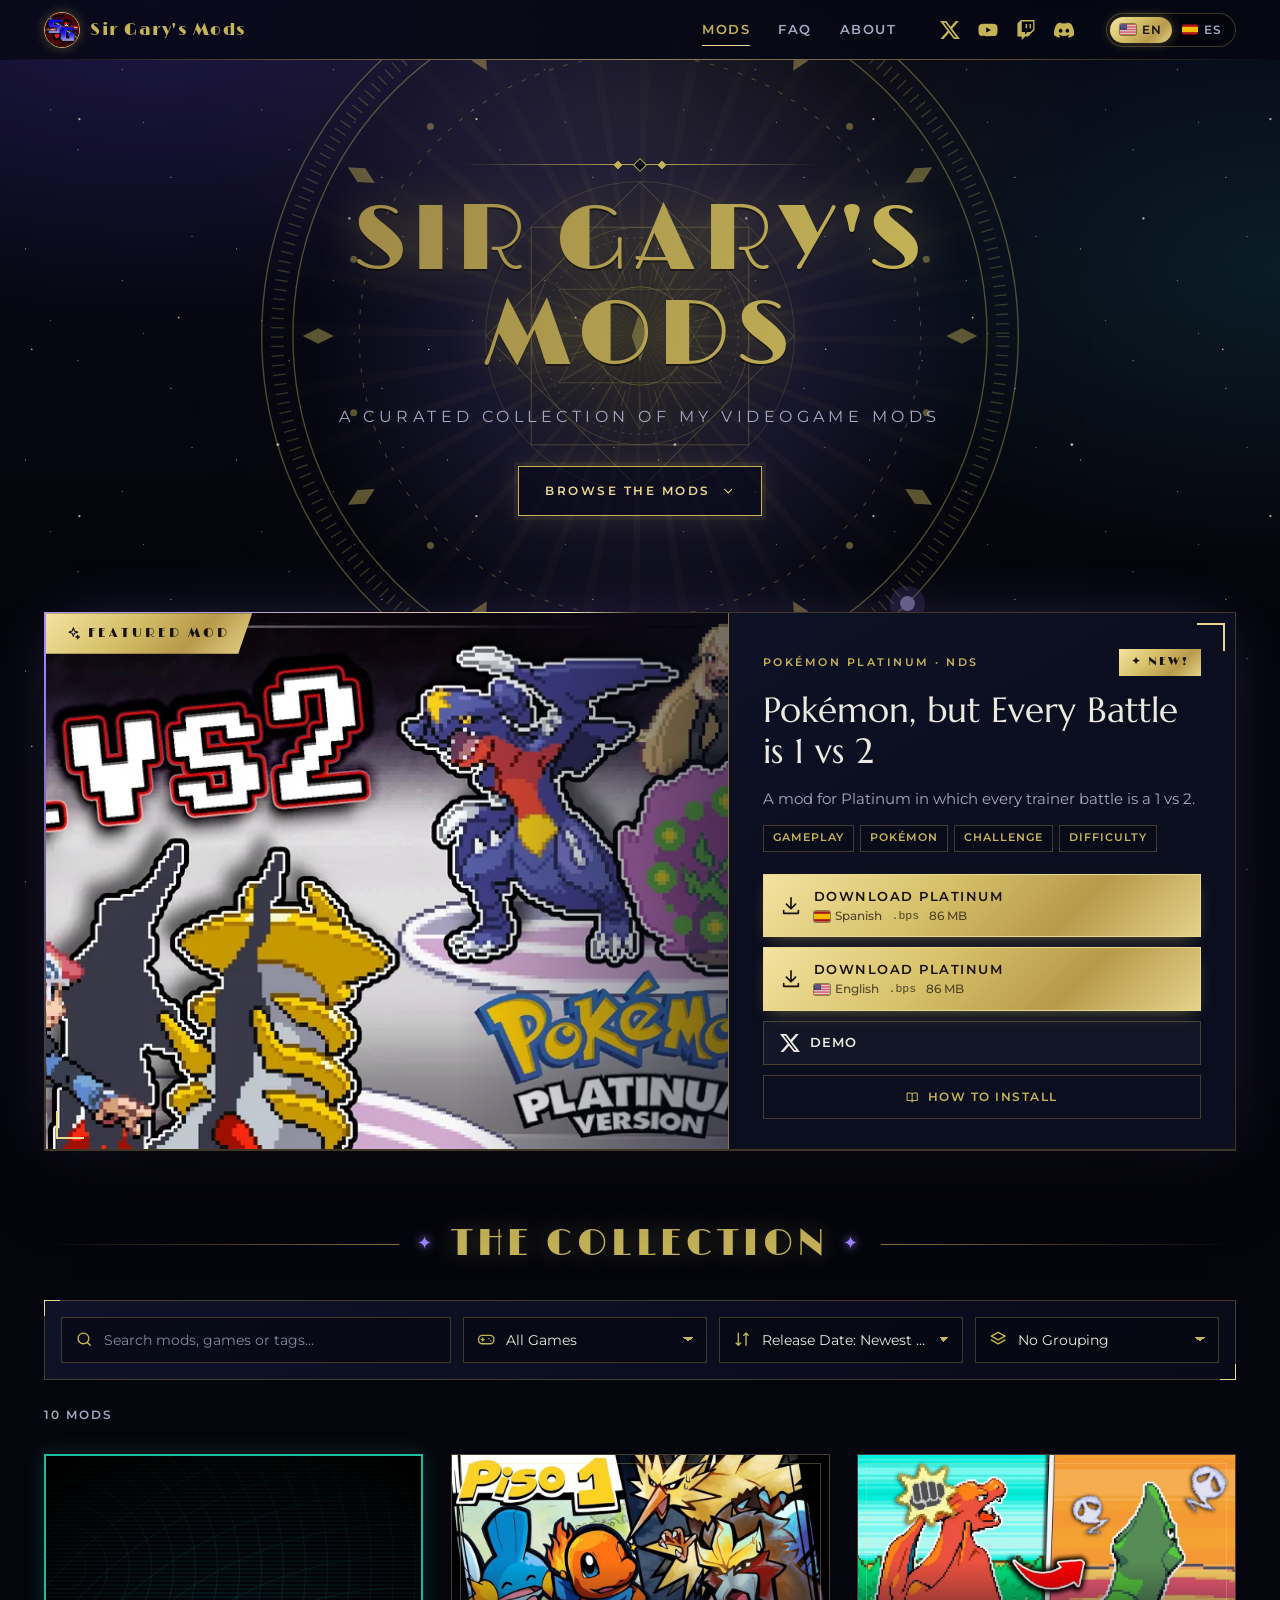
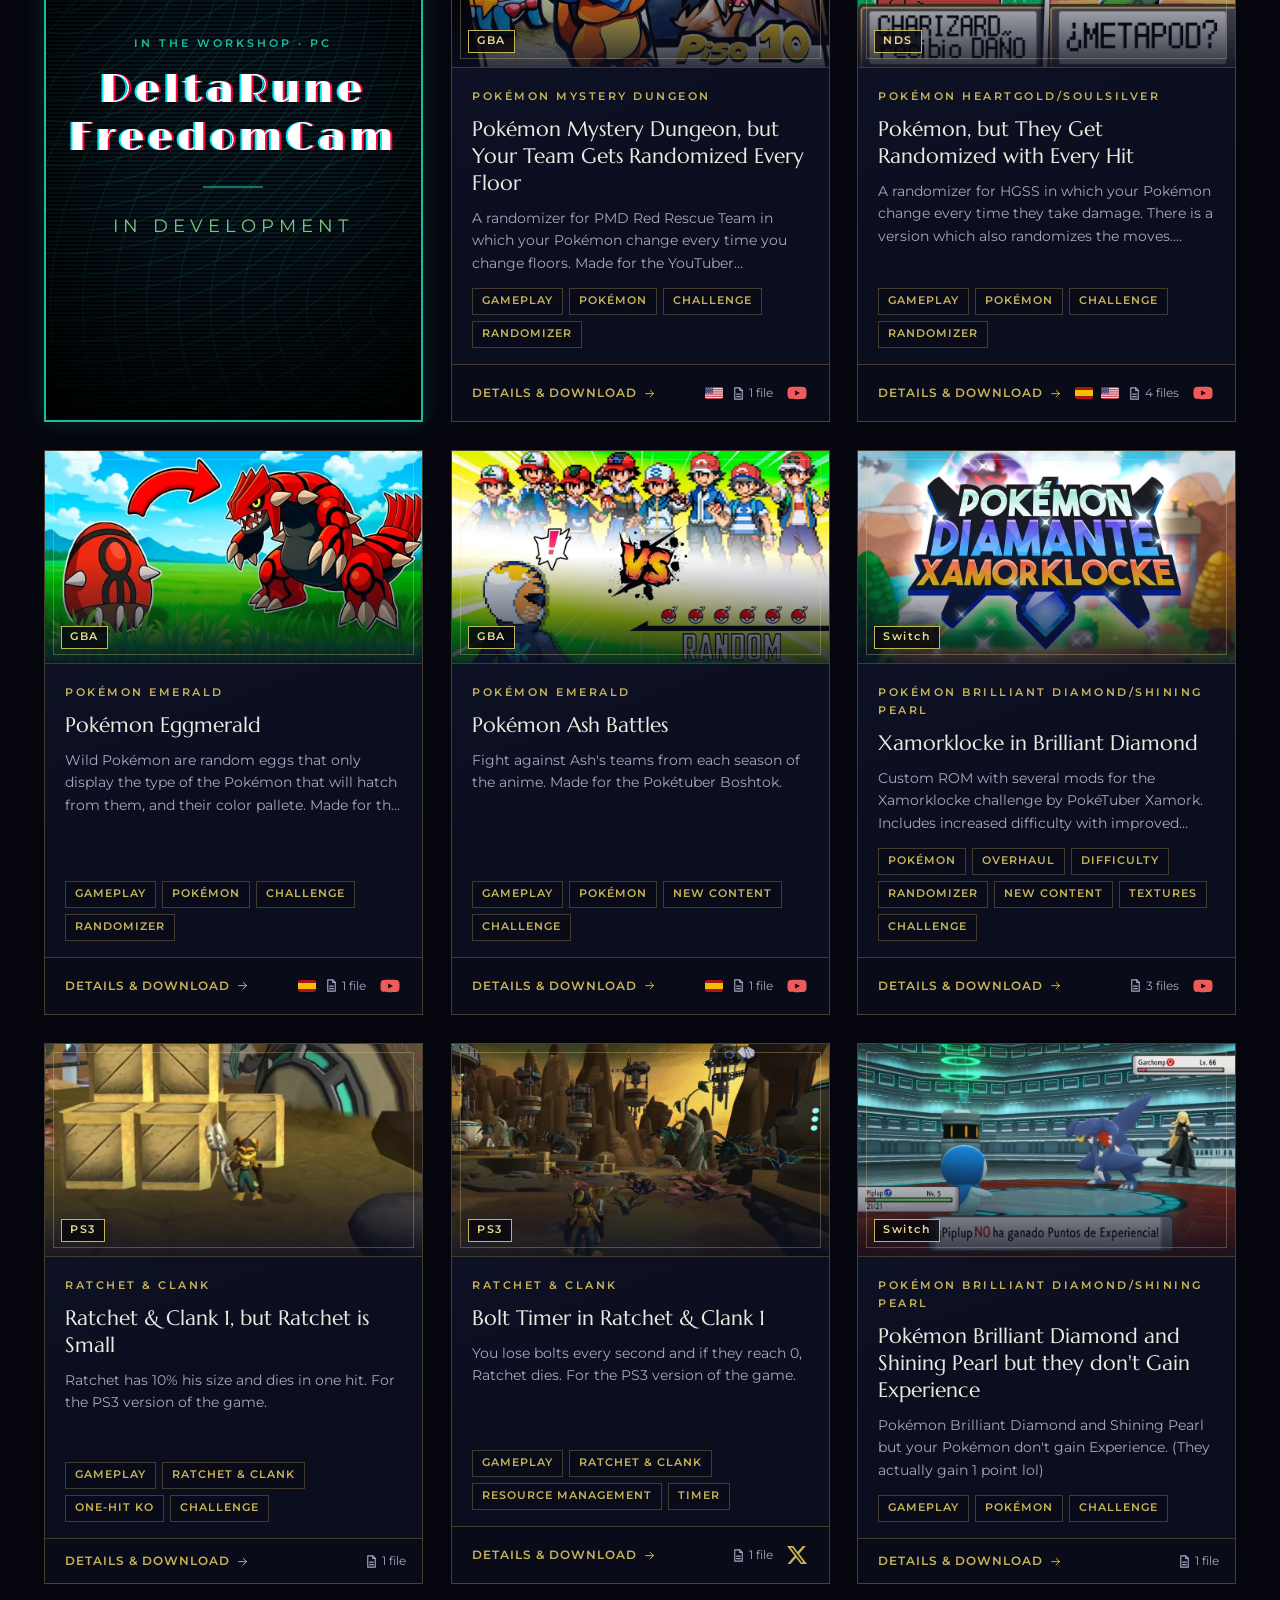
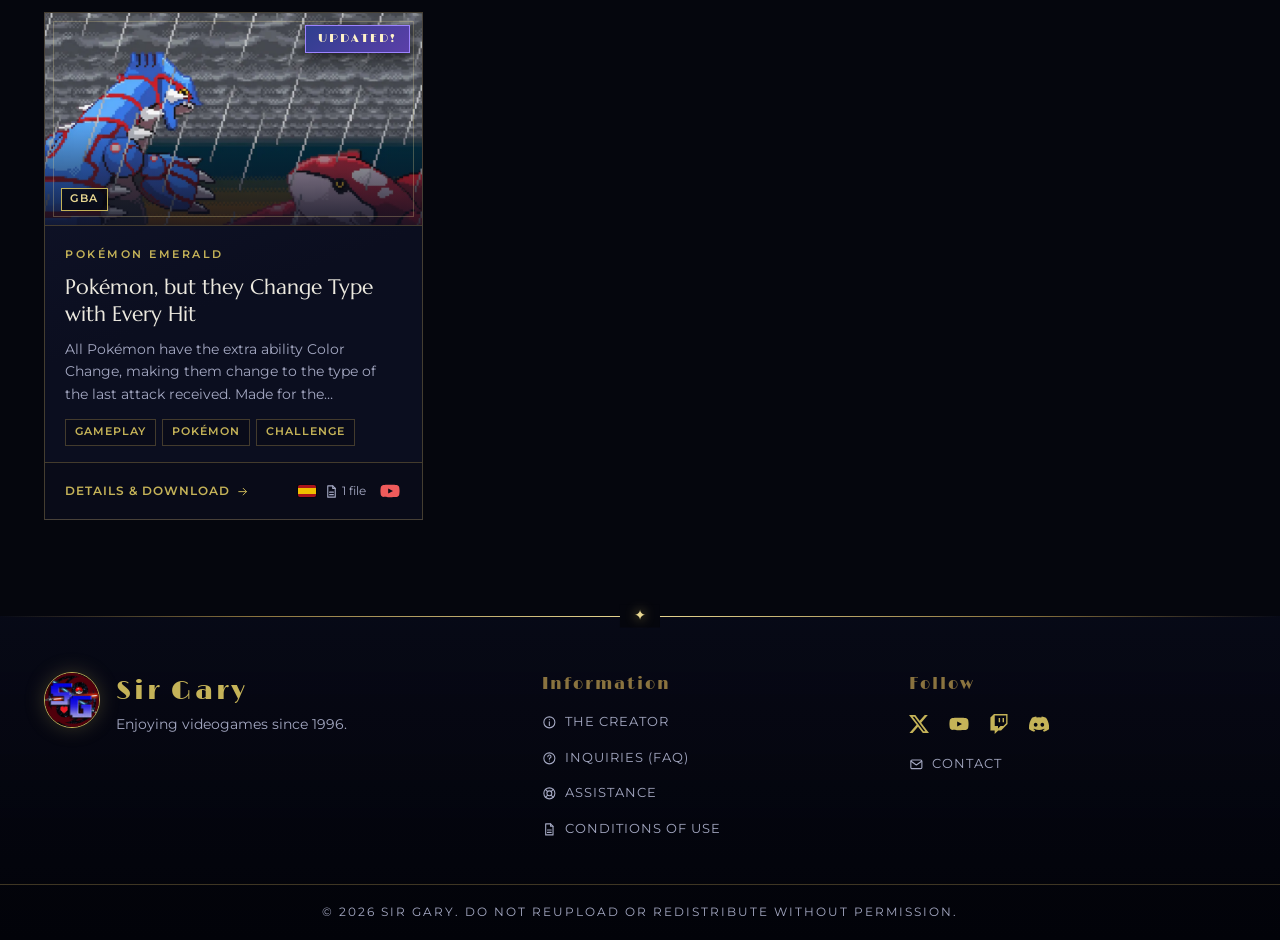
<file: index.html>
<!DOCTYPE html>
<html lang="en" data-root="">
<head>
    <meta charset="UTF-8">
    <meta name="viewport" content="width=device-width, initial-scale=1.0">
    <title>Sir Gary's Mods</title>
    <meta name="description" content="Sir Gary's Mods: challenge mods, randomizers and patches for Pokémon, Ratchet & Clank and more, made for content creators. Free downloads with install guides.">
    <meta name="theme-color" content="#05060d">
    <meta name="color-scheme" content="dark">
    <link rel="canonical" href="https://sirgary-y.github.io/">
    <meta property="og:type" content="website">
    <meta property="og:site_name" content="Sir Gary's Mods">
    <meta property="og:title" content="Sir Gary's Mods">
    <meta property="og:description" content="Challenge mods, randomizers and patches for Pokémon, Ratchet & Clank and more.">
    <meta property="og:image" content="https://sirgary-y.github.io/assets/og-image.jpg">
    <meta property="og:image:width" content="1200">
    <meta property="og:image:height" content="630">
    <meta property="og:url" content="https://sirgary-y.github.io/">
    <meta name="twitter:card" content="summary_large_image">
    <meta name="twitter:site" content="@SirGary_y">
    <link rel="icon" href="assets/favicon-32.png" type="image/png" sizes="32x32">
    <link rel="apple-touch-icon" href="assets/apple-touch-icon.png">
    <link rel="preload" href="assets/data/mods.json" as="fetch" crossorigin>
    <link rel="preconnect" href="https://fonts.googleapis.com">
    <link rel="preconnect" href="https://fonts.gstatic.com" crossorigin>
    <link href="https://fonts.googleapis.com/css2?family=Limelight&family=Marcellus&family=Montserrat:wght@400;500;600&display=swap" rel="stylesheet">
    <link rel="stylesheet" href="assets/css/style.css">
    <script src="assets/js/site.js" defer></script>
    <script src="assets/js/mods.js" defer></script>
    <script src="assets/js/fx.js" defer></script>
</head>
<body data-page="home">
    <a class="skip-link" href="#catalog" data-i18n="nav.skip">Skip to the mods</a>
    <div class="backdrop" aria-hidden="true"></div>

    <header id="site-nav" class="site-nav"></header>

    <main>
        <section class="hero">
            <div class="hero-cosmos" aria-hidden="true">
                <div class="hero-glow"></div>
                <div class="hero-sunburst"></div>
                <img class="sigil sigil-outer" src="assets/sigil-outer.svg" alt="" width="780" height="780" decoding="async">
                <img class="sigil sigil-inner" src="assets/sigil-inner.svg" alt="" width="468" height="468" decoding="async">
                <span class="shooting-star"></span>
                <span class="shooting-star"></span>
            </div>
            <div class="container hero-inner">
                <div class="ornament" aria-hidden="true"><span></span></div>
                <h1 class="logo">Sir Gary's <span>Mods</span></h1>
                <p class="subtitle" data-i18n="nav.subtitle">A Curated Collection of my Videogame Mods</p>
                <a class="hero-cta" href="#catalog"><span data-i18n="hero.cta">Browse the mods</span>
                    <svg class="icon" aria-hidden="true"><use href="assets/icons.svg#chevron-down"></use></svg></a>
            </div>
        </section>

        <div class="container">
            <section id="featured-mod" class="featured-wrap" hidden></section>

            <section id="catalog" class="catalog" tabindex="-1">
                <div class="section-head"><h2 data-i18n="catalog.title">The Collection</h2></div>
                <div class="toolbar">
                    <div class="field field-search">
                        <svg class="icon" aria-hidden="true"><use href="assets/icons.svg#search"></use></svg>
                        <input type="search" id="search-input" autocomplete="off" spellcheck="false"
                            data-i18n-placeholder="search.placeholder" placeholder="Search mods, games or tags..."
                            data-i18n-aria="search.placeholder" aria-label="Search mods">
                        <button type="button" id="search-clear" class="icon-btn" hidden data-i18n-aria="search.clear" aria-label="Clear search">
                            <svg class="icon" aria-hidden="true"><use href="assets/icons.svg#x"></use></svg>
                        </button>
                    </div>
                    <label class="field field-select">
                        <svg class="icon" aria-hidden="true"><use href="assets/icons.svg#gamepad"></use></svg>
                        <span class="visually-hidden" data-i18n="filter.game">Game</span>
                        <select id="game-filter"><option value="All" data-i18n="filter.allGames">All Games</option></select>
                    </label>
                    <label class="field field-select">
                        <svg class="icon" aria-hidden="true"><use href="assets/icons.svg#sort"></use></svg>
                        <span class="visually-hidden" data-i18n="sort.label">Sort</span>
                        <select id="sort-order">
                            <option value="newest" data-i18n="sort.newest">Release Date: Newest First</option>
                            <option value="oldest" data-i18n="sort.oldest">Release Date: Oldest First</option>
                            <option value="name-asc" data-i18n="sort.nameAsc">Name: A-Z</option>
                            <option value="name-desc" data-i18n="sort.nameDesc">Name: Z-A</option>
                        </select>
                    </label>
                    <label class="field field-select">
                        <svg class="icon" aria-hidden="true"><use href="assets/icons.svg#layers"></use></svg>
                        <span class="visually-hidden" data-i18n="group.label">Group</span>
                        <select id="group-by">
                            <option value="none" data-i18n="group.none">No Grouping</option>
                            <option value="game" data-i18n="group.game">Group by Game</option>
                            <option value="year" data-i18n="group.year">Group by Year</option>
                        </select>
                    </label>
                </div>
                <div class="toolbar-meta">
                    <span id="result-count" class="result-count" aria-live="polite"></span>
                    <button type="button" id="active-tag" class="chip" hidden></button>
                    <button type="button" id="reset-filters" class="text-link" hidden data-i18n="filter.clear">Clear filters</button>
                </div>

                <div id="mods-grid" class="mods-grid">
                    <div class="card skeleton" aria-hidden="true"></div>
                    <div class="card skeleton" aria-hidden="true"></div>
                    <div class="card skeleton" aria-hidden="true"></div>
                </div>
                <noscript><p class="empty">This site needs JavaScript to list the mods. / Esta web necesita JavaScript para mostrar los mods.</p></noscript>
            </section>
        </div>
    </main>

    <footer id="site-footer" class="site-footer"></footer>

    <dialog id="mod-dialog" class="mod-dialog"></dialog>
</body>
</html>
</file>
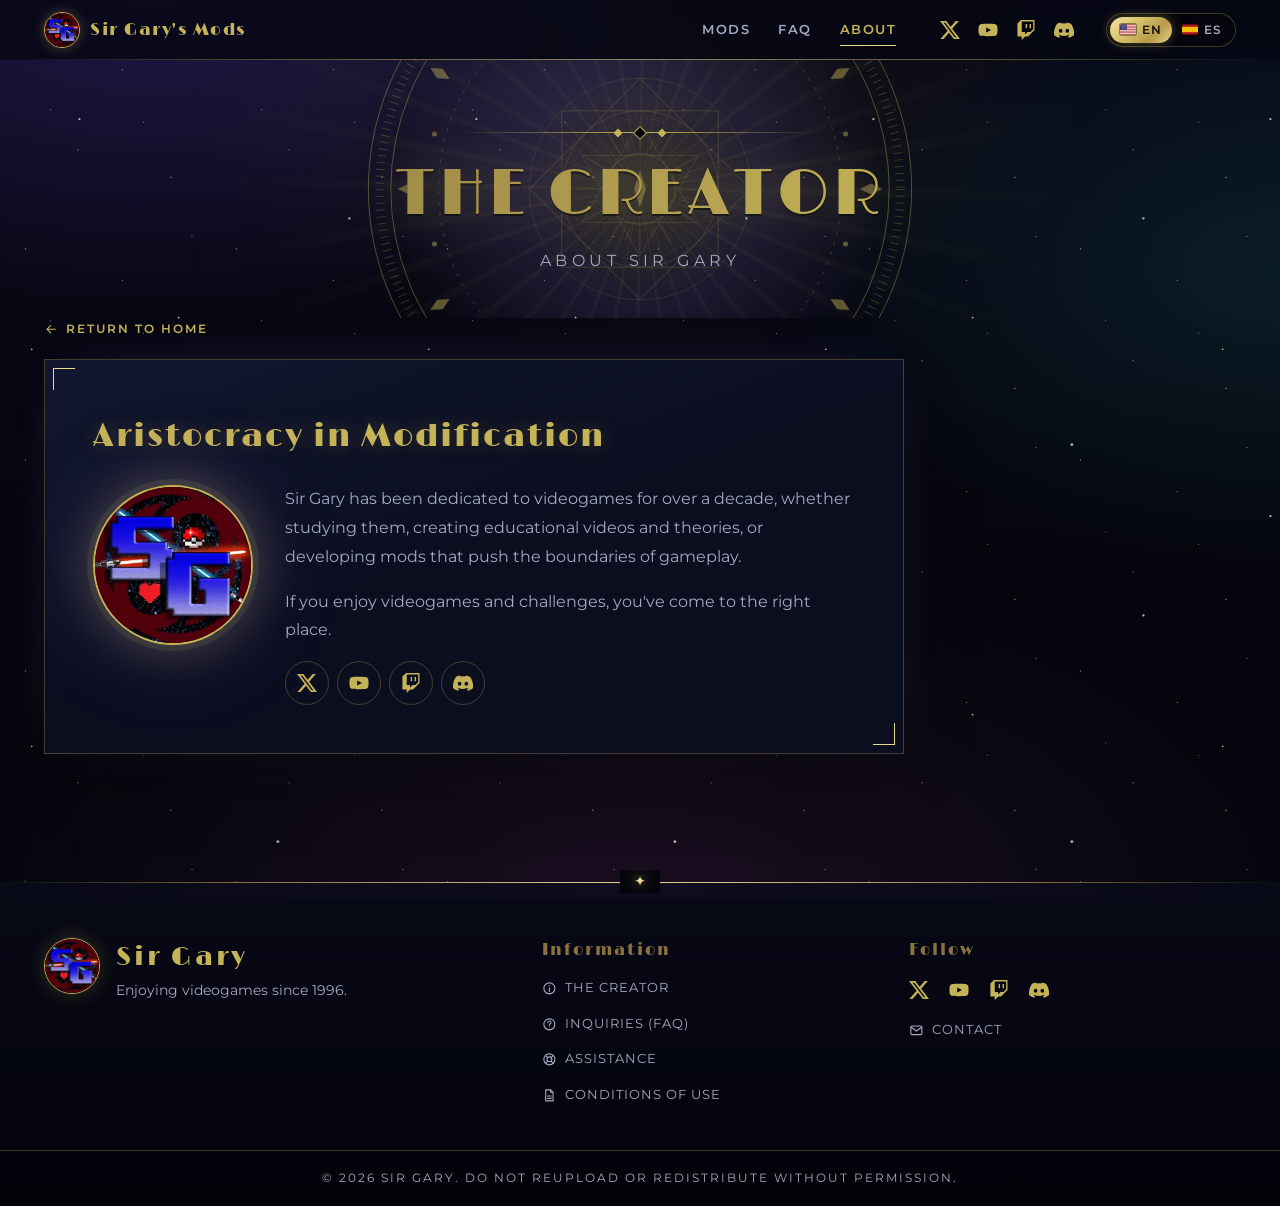
<file: pages/about.html>
<!DOCTYPE html>
<html lang="en" data-root="../">
<head>
    <meta charset="UTF-8">
    <meta name="viewport" content="width=device-width, initial-scale=1.0">
    <title>About | Sir Gary's Mods</title>
    <meta name="description" content="About Sir Gary, creator of challenge mods and randomizers for Pokémon, Ratchet & Clank and more.">
    <meta name="theme-color" content="#05060d">
    <meta name="color-scheme" content="dark">
    <meta property="og:title" content="About | Sir Gary's Mods">
    <meta property="og:description" content="About Sir Gary, creator of challenge mods and randomizers for Pokémon, Ratchet & Clank and more.">
    <meta property="og:image" content="https://sirgary-y.github.io/assets/og-image.jpg">
    <meta name="twitter:card" content="summary_large_image">
    <link rel="icon" href="../assets/favicon-32.png" type="image/png" sizes="32x32">
    <link rel="apple-touch-icon" href="../assets/apple-touch-icon.png">
    <link rel="preconnect" href="https://fonts.googleapis.com">
    <link rel="preconnect" href="https://fonts.gstatic.com" crossorigin>
    <link href="https://fonts.googleapis.com/css2?family=Limelight&family=Marcellus&family=Montserrat:wght@400;500;600&display=swap" rel="stylesheet">
    <link rel="stylesheet" href="../assets/css/style.css">
    <script src="../assets/js/site.js" defer></script>
</head>
<body data-page="about" data-title-key="footer.about">
    <div class="backdrop" aria-hidden="true"></div>

    <header id="site-nav" class="site-nav"></header>

    <main>
        <section class="hero page-hero">
            <div class="hero-cosmos" aria-hidden="true">
                <div class="hero-glow"></div>
                <div class="hero-sunburst"></div>
                <img class="sigil sigil-outer" src="../assets/sigil-outer.svg" alt="" width="780" height="780" decoding="async">
                <img class="sigil sigil-inner" src="../assets/sigil-inner.svg" alt="" width="468" height="468" decoding="async">
                <span class="shooting-star"></span>
                <span class="shooting-star"></span>
            </div>
            <div class="container hero-inner">
                <div class="ornament" aria-hidden="true"><span></span></div>
                <h1 class="logo" data-i18n="footer.about">The Creator</h1>
                <p class="subtitle" data-i18n="about.subtitle">About Sir Gary</p>
            </div>
        </section>

        <div class="container page-main">
            <a href="../index.html" class="back-btn"><svg class="icon" aria-hidden="true"><use href="../assets/icons.svg#arrow-left"></use></svg><span data-i18n="btn.home">Return to Home</span></a>
            <section class="page-content">
                <h2 data-i18n="about.title">Aristocracy in Modification</h2>
                <div id="page-content"></div>
            </section>
        </div>
    </main>

    <footer id="site-footer" class="site-footer"></footer>
</body>
</html>
</file>
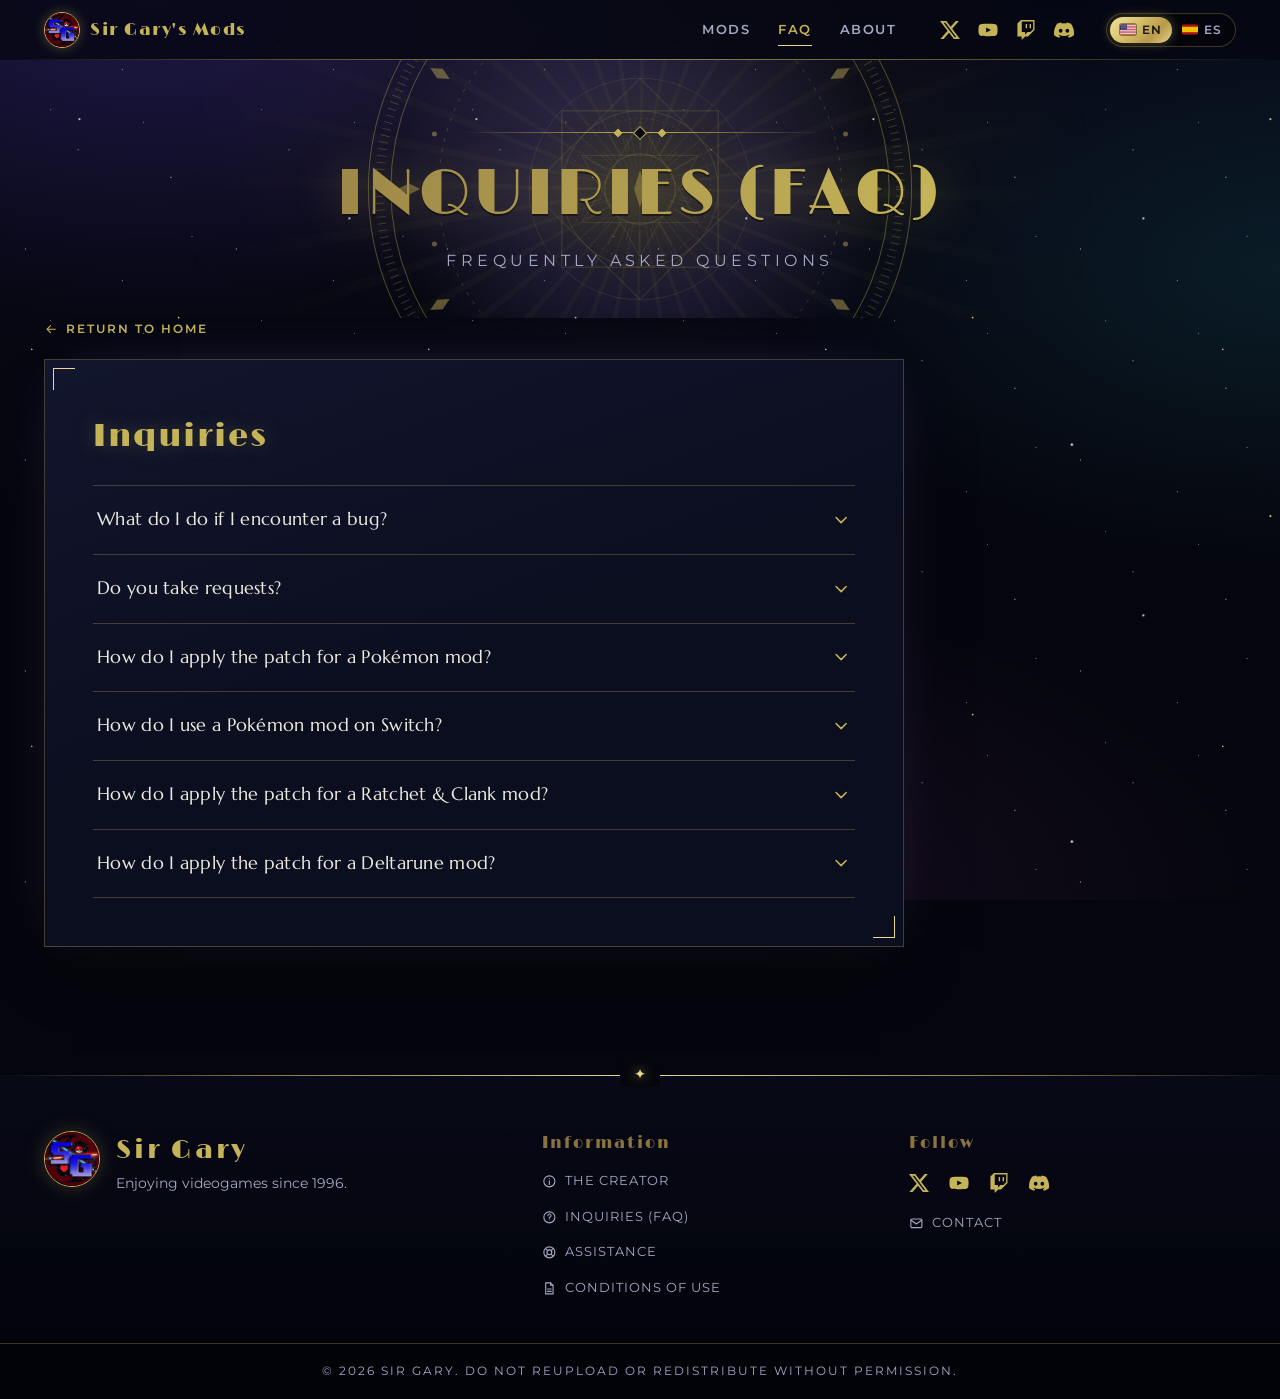
<file: pages/faq.html>
<!DOCTYPE html>
<html lang="en" data-root="../">
<head>
    <meta charset="UTF-8">
    <meta name="viewport" content="width=device-width, initial-scale=1.0">
    <title>FAQ | Sir Gary's Mods</title>
    <meta name="description" content="Frequently asked questions about Sir Gary's mods: how to apply patches, install on Switch, racman and more.">
    <meta name="theme-color" content="#05060d">
    <meta name="color-scheme" content="dark">
    <meta property="og:title" content="FAQ | Sir Gary's Mods">
    <meta property="og:description" content="Frequently asked questions about Sir Gary's mods: how to apply patches, install on Switch, racman and more.">
    <meta property="og:image" content="https://sirgary-y.github.io/assets/og-image.jpg">
    <meta name="twitter:card" content="summary_large_image">
    <link rel="icon" href="../assets/favicon-32.png" type="image/png" sizes="32x32">
    <link rel="apple-touch-icon" href="../assets/apple-touch-icon.png">
    <link rel="preconnect" href="https://fonts.googleapis.com">
    <link rel="preconnect" href="https://fonts.gstatic.com" crossorigin>
    <link href="https://fonts.googleapis.com/css2?family=Limelight&family=Marcellus&family=Montserrat:wght@400;500;600&display=swap" rel="stylesheet">
    <link rel="stylesheet" href="../assets/css/style.css">
    <script src="../assets/js/site.js" defer></script>
</head>
<body data-page="faq" data-title-key="footer.faq">
    <div class="backdrop" aria-hidden="true"></div>

    <header id="site-nav" class="site-nav"></header>

    <main>
        <section class="hero page-hero">
            <div class="hero-cosmos" aria-hidden="true">
                <div class="hero-glow"></div>
                <div class="hero-sunburst"></div>
                <img class="sigil sigil-outer" src="../assets/sigil-outer.svg" alt="" width="780" height="780" decoding="async">
                <img class="sigil sigil-inner" src="../assets/sigil-inner.svg" alt="" width="468" height="468" decoding="async">
                <span class="shooting-star"></span>
                <span class="shooting-star"></span>
            </div>
            <div class="container hero-inner">
                <div class="ornament" aria-hidden="true"><span></span></div>
                <h1 class="logo" data-i18n="footer.faq">Inquiries (FAQ)</h1>
                <p class="subtitle" data-i18n="faq.subtitle">Frequently Asked Questions</p>
            </div>
        </section>

        <div class="container page-main">
            <a href="../index.html" class="back-btn"><svg class="icon" aria-hidden="true"><use href="../assets/icons.svg#arrow-left"></use></svg><span data-i18n="btn.home">Return to Home</span></a>
            <section class="page-content">
                <h2 data-i18n="faq.title">Inquiries</h2>
                <div id="page-content"></div>
            </section>
        </div>
    </main>

    <footer id="site-footer" class="site-footer"></footer>
</body>
</html>
</file>
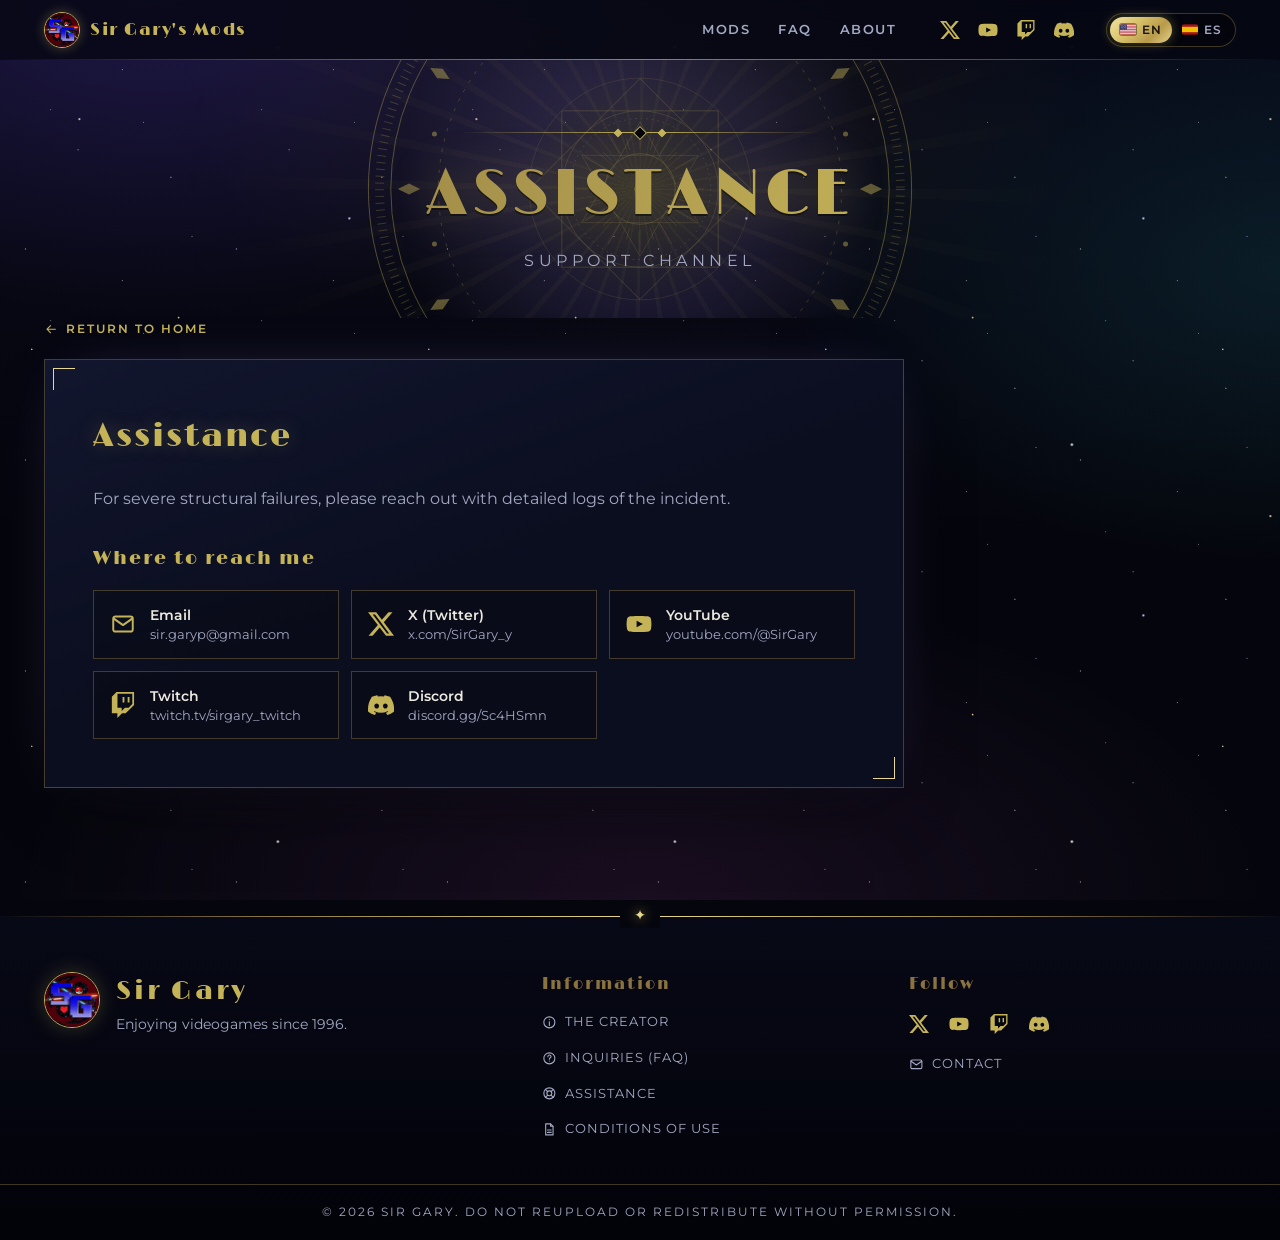
<file: pages/support.html>
<!DOCTYPE html>
<html lang="en" data-root="../">
<head>
    <meta charset="UTF-8">
    <meta name="viewport" content="width=device-width, initial-scale=1.0">
    <title>Assistance | Sir Gary's Mods</title>
    <meta name="description" content="Get help with Sir Gary's mods and find where to report bugs.">
    <meta name="theme-color" content="#05060d">
    <meta name="color-scheme" content="dark">
    <meta property="og:title" content="Assistance | Sir Gary's Mods">
    <meta property="og:description" content="Get help with Sir Gary's mods and find where to report bugs.">
    <meta property="og:image" content="https://sirgary-y.github.io/assets/og-image.jpg">
    <meta name="twitter:card" content="summary_large_image">
    <link rel="icon" href="../assets/favicon-32.png" type="image/png" sizes="32x32">
    <link rel="apple-touch-icon" href="../assets/apple-touch-icon.png">
    <link rel="preconnect" href="https://fonts.googleapis.com">
    <link rel="preconnect" href="https://fonts.gstatic.com" crossorigin>
    <link href="https://fonts.googleapis.com/css2?family=Limelight&family=Marcellus&family=Montserrat:wght@400;500;600&display=swap" rel="stylesheet">
    <link rel="stylesheet" href="../assets/css/style.css">
    <script src="../assets/js/site.js" defer></script>
</head>
<body data-page="support" data-title-key="footer.support">
    <div class="backdrop" aria-hidden="true"></div>

    <header id="site-nav" class="site-nav"></header>

    <main>
        <section class="hero page-hero">
            <div class="hero-cosmos" aria-hidden="true">
                <div class="hero-glow"></div>
                <div class="hero-sunburst"></div>
                <img class="sigil sigil-outer" src="../assets/sigil-outer.svg" alt="" width="780" height="780" decoding="async">
                <img class="sigil sigil-inner" src="../assets/sigil-inner.svg" alt="" width="468" height="468" decoding="async">
                <span class="shooting-star"></span>
                <span class="shooting-star"></span>
            </div>
            <div class="container hero-inner">
                <div class="ornament" aria-hidden="true"><span></span></div>
                <h1 class="logo" data-i18n="footer.support">Assistance</h1>
                <p class="subtitle" data-i18n="support.subtitle">Support Channel</p>
            </div>
        </section>

        <div class="container page-main">
            <a href="../index.html" class="back-btn"><svg class="icon" aria-hidden="true"><use href="../assets/icons.svg#arrow-left"></use></svg><span data-i18n="btn.home">Return to Home</span></a>
            <section class="page-content">
                <h2 data-i18n="support.title">Assistance</h2>
                <div id="page-content"></div>
            </section>
        </div>
    </main>

    <footer id="site-footer" class="site-footer"></footer>
</body>
</html>
</file>
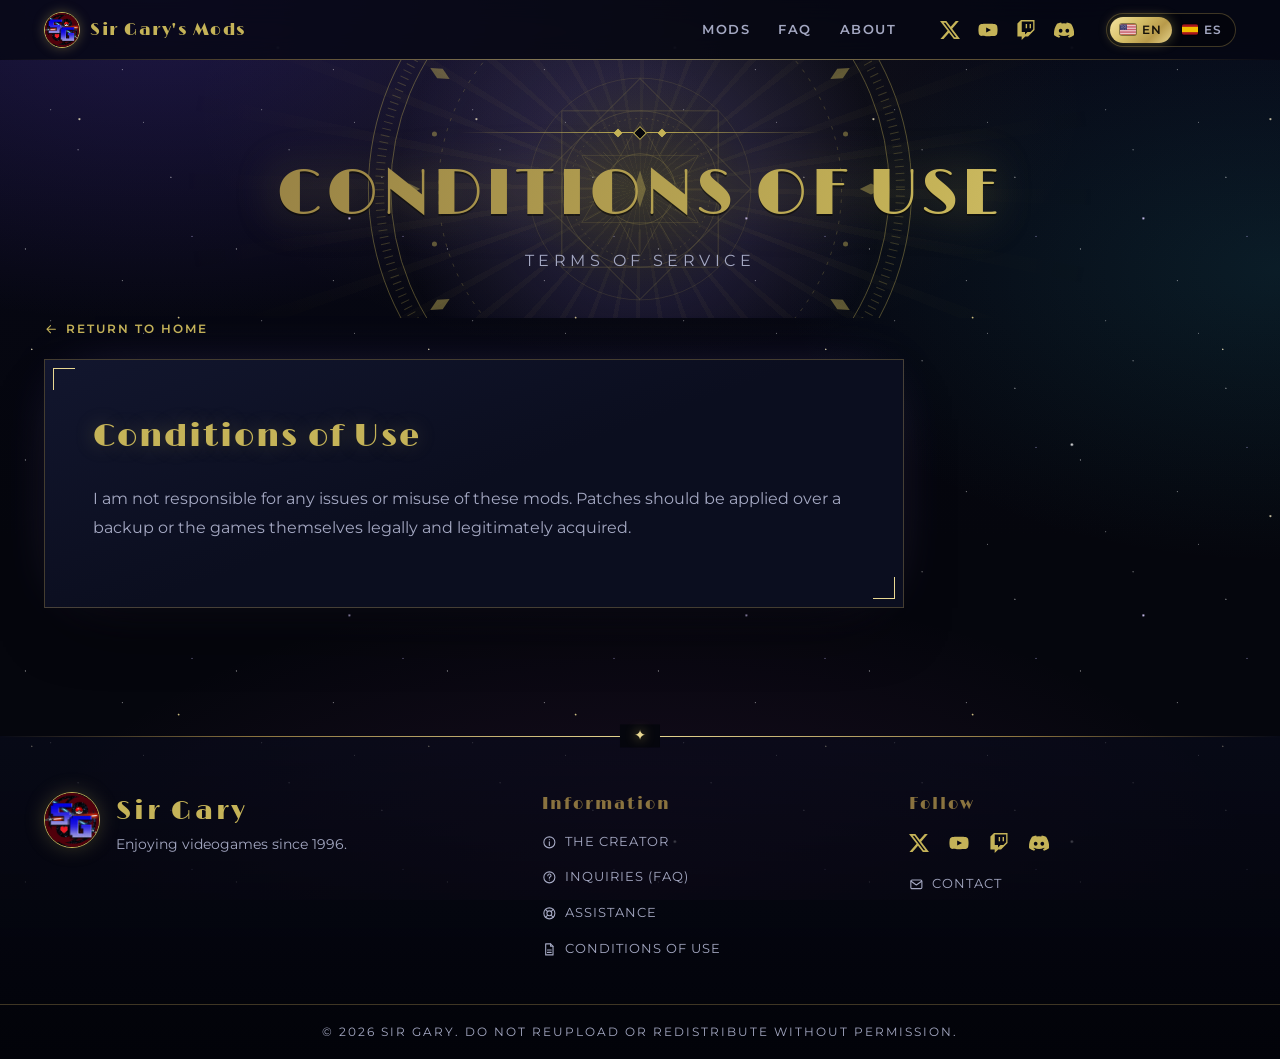
<file: pages/terms.html>
<!DOCTYPE html>
<html lang="en" data-root="../">
<head>
    <meta charset="UTF-8">
    <meta name="viewport" content="width=device-width, initial-scale=1.0">
    <title>Conditions of Use | Sir Gary's Mods</title>
    <meta name="description" content="Conditions of use for Sir Gary's mods.">
    <meta name="theme-color" content="#05060d">
    <meta name="color-scheme" content="dark">
    <meta property="og:title" content="Conditions of Use | Sir Gary's Mods">
    <meta property="og:description" content="Conditions of use for Sir Gary's mods.">
    <meta property="og:image" content="https://sirgary-y.github.io/assets/og-image.jpg">
    <meta name="twitter:card" content="summary_large_image">
    <link rel="icon" href="../assets/favicon-32.png" type="image/png" sizes="32x32">
    <link rel="apple-touch-icon" href="../assets/apple-touch-icon.png">
    <link rel="preconnect" href="https://fonts.googleapis.com">
    <link rel="preconnect" href="https://fonts.gstatic.com" crossorigin>
    <link href="https://fonts.googleapis.com/css2?family=Limelight&family=Marcellus&family=Montserrat:wght@400;500;600&display=swap" rel="stylesheet">
    <link rel="stylesheet" href="../assets/css/style.css">
    <script src="../assets/js/site.js" defer></script>
</head>
<body data-page="terms" data-title-key="footer.terms">
    <div class="backdrop" aria-hidden="true"></div>

    <header id="site-nav" class="site-nav"></header>

    <main>
        <section class="hero page-hero">
            <div class="hero-cosmos" aria-hidden="true">
                <div class="hero-glow"></div>
                <div class="hero-sunburst"></div>
                <img class="sigil sigil-outer" src="../assets/sigil-outer.svg" alt="" width="780" height="780" decoding="async">
                <img class="sigil sigil-inner" src="../assets/sigil-inner.svg" alt="" width="468" height="468" decoding="async">
                <span class="shooting-star"></span>
                <span class="shooting-star"></span>
            </div>
            <div class="container hero-inner">
                <div class="ornament" aria-hidden="true"><span></span></div>
                <h1 class="logo" data-i18n="footer.terms">Conditions of Use</h1>
                <p class="subtitle" data-i18n="terms.subtitle">Terms of Service</p>
            </div>
        </section>

        <div class="container page-main">
            <a href="../index.html" class="back-btn"><svg class="icon" aria-hidden="true"><use href="../assets/icons.svg#arrow-left"></use></svg><span data-i18n="btn.home">Return to Home</span></a>
            <section class="page-content">
                <h2 data-i18n="terms.title">Conditions of Use</h2>
                <div id="page-content"></div>
            </section>
        </div>
    </main>

    <footer id="site-footer" class="site-footer"></footer>
</body>
</html>
</file>
<file: assets/css/style.css>
/* =========================================================
   Sir Gary's Mods: Cosmic · Arcane · Art Deco
   Performance notes: every looping animation only touches
   transform or opacity (GPU-composited). Pointer effects run
   only on mouse devices; everything stops for reduced motion.
   ========================================================= */

:root {
    --bg-void: #05060d;
    --bg-deep: #0a0c1d;
    --card-bg: #0b0e1f;
    --card-bg-2: #12162e;
    --gold-primary: #c5b358;
    --gold-light: #e9d892;
    --gold-pale: #fff3c9;
    --gold-soft: rgba(197, 179, 88, 0.14);
    --brass: #8a733f;
    --brass-dim: rgba(160, 136, 76, 0.38);
    --violet: #9d84ff;
    --violet-soft: rgba(157, 132, 255, 0.16);
    --teal: #1f5a58;
    --text-primary: #ece9df;
    --text-secondary: #a4a8c2;
    --danger: #ef5b5b;
    --gold-grad: linear-gradient(135deg, #f3e3a0 0%, #d7c16a 38%, #b89a4a 70%, #e5d28a 100%);

    --font-display: 'Limelight', 'Georgia', serif;
    --font-title: 'Marcellus', 'Georgia', serif;
    --font-body: 'Montserrat', system-ui, sans-serif;

    --radius: 4px;
    --nav-h: 60px;
    --ease: cubic-bezier(0.2, 0.7, 0.2, 1);
    --spring: cubic-bezier(0.34, 1.4, 0.64, 1);
}

*, *::before, *::after { box-sizing: border-box; }
* { margin: 0; padding: 0; }

html { scroll-behavior: smooth; scroll-padding-top: calc(var(--nav-h) + 16px); }

body {
    font-family: var(--font-body);
    background-color: var(--bg-void);
    color: var(--text-primary);
    min-height: 100vh;
    display: flex;
    flex-direction: column;
    line-height: 1.6;
    overflow-x: hidden;
    -webkit-font-smoothing: antialiased;
}

img { display: block; max-width: 100%; height: auto; }
a { color: inherit; }
button, input, select { font: inherit; color: inherit; }
button { cursor: pointer; background: none; border: 0; }
[hidden] { display: none !important; }
::selection { background: rgba(197, 179, 88, 0.35); color: #fff; }

:focus-visible {
    outline: 2px solid var(--gold-light);
    outline-offset: 2px;
}

.visually-hidden {
    position: absolute !important;
    width: 1px; height: 1px;
    overflow: hidden;
    clip: rect(0 0 0 0);
    white-space: nowrap;
}

.skip-link {
    position: absolute;
    left: 16px; top: -60px;
    z-index: 100;
    padding: 10px 16px;
    background: var(--gold-primary);
    color: var(--bg-void);
    font-weight: 600;
    text-decoration: none;
}
.skip-link:focus { top: 12px; }

.icon {
    width: 1.15em;
    height: 1.15em;
    flex-shrink: 0;
    vertical-align: -0.2em;
}

.flag {
    width: 20px;
    height: 13px;
    border-radius: 2px;
    box-shadow: 0 0 0 1px rgba(0, 0, 0, 0.4);
    flex-shrink: 0;
}

.container {
    width: 100%;
    max-width: 1240px;
    margin: 0 auto;
    padding: 0 24px;
}

/* ---------- Cosmic backdrop: nebula + two twinkling star fields ---------- */
.backdrop {
    position: fixed;
    inset: 0;
    z-index: -1;
    pointer-events: none;
    background:
        radial-gradient(ellipse 70% 55% at 12% 0%, rgba(92, 64, 190, 0.28), transparent 65%),
        radial-gradient(ellipse 60% 50% at 100% 30%, rgba(34, 140, 150, 0.16), transparent 65%),
        radial-gradient(ellipse 70% 50% at 50% 100%, rgba(150, 60, 150, 0.14), transparent 70%),
        radial-gradient(ellipse 50% 40% at 50% 12%, rgba(197, 179, 88, 0.08), transparent 70%),
        linear-gradient(180deg, #070817 0%, var(--bg-void) 60%);
}
.backdrop::before, .backdrop::after {
    content: '';
    position: absolute;
    inset: 0;
    will-change: opacity;
}
/* Faint dust of stars (prime tile sizes hide the repetition) */
.backdrop::before {
    opacity: 0.7;
    background-image:
        radial-gradient(1px 1px at 12% 18%, #fff, transparent),
        radial-gradient(1px 1px at 37% 71%, rgba(255, 255, 255, 0.8), transparent),
        radial-gradient(1px 1px at 58% 33%, rgba(255, 255, 255, 0.7), transparent),
        radial-gradient(1px 1px at 81% 84%, #fff, transparent),
        radial-gradient(1px 1px at 91% 12%, rgba(200, 190, 255, 0.9), transparent),
        radial-gradient(1px 1px at 24% 52%, rgba(255, 255, 255, 0.6), transparent),
        radial-gradient(1px 1px at 68% 58%, rgba(255, 255, 255, 0.6), transparent);
    background-size: 211px 211px;
    animation: twinkle 7s ease-in-out infinite alternate;
}
/* Brighter golden stars */
.backdrop::after {
    background-image:
        radial-gradient(1.6px 1.6px at 20% 30%, var(--gold-pale), transparent),
        radial-gradient(2px 2px at 70% 12%, #fff, transparent),
        radial-gradient(1.4px 1.4px at 45% 80%, var(--gold-light), transparent),
        radial-gradient(1.8px 1.8px at 88% 55%, #d9ccff, transparent),
        radial-gradient(1.2px 1.2px at 8% 88%, var(--gold-pale), transparent);
    background-size: 397px 397px;
    animation: twinkle 4.5s ease-in-out 1s infinite alternate-reverse;
}
@keyframes twinkle { from { opacity: 0.25; } to { opacity: 0.95; } }

/* ---------- Navigation ---------- */
.site-nav {
    position: sticky;
    top: 0;
    z-index: 50;
    min-height: var(--nav-h);
    background: rgba(6, 7, 18, 0.78);
    backdrop-filter: blur(12px);
    -webkit-backdrop-filter: blur(12px);
}
.site-nav::after {
    content: '';
    position: absolute;
    left: 0; right: 0; bottom: 0;
    height: 1px;
    background: linear-gradient(90deg, transparent, var(--brass) 20%, var(--gold-light) 50%, var(--brass) 80%, transparent);
    opacity: 0.6;
}

.nav-inner {
    max-width: 1240px;
    margin: 0 auto;
    padding: 0 24px;
    height: var(--nav-h);
    display: flex;
    align-items: center;
    gap: 24px;
}

.brand {
    display: flex;
    align-items: center;
    gap: 10px;
    text-decoration: none;
    font-family: var(--font-display);
    color: var(--gold-primary);
    letter-spacing: 1.5px;
    font-size: 1.05rem;
    white-space: nowrap;
}
.brand img {
    border-radius: 50%;
    border: 1px solid var(--gold-primary);
    box-shadow: 0 0 12px rgba(197, 179, 88, 0.35);
    transition: transform 0.6s var(--spring);
}
.brand:hover img { transform: rotate(-12deg) scale(1.08); }

.nav-links {
    display: flex;
    gap: 4px;
    margin-left: auto;
}
.nav-links a {
    position: relative;
    text-decoration: none;
    color: var(--text-secondary);
    font-size: 0.8rem;
    font-weight: 600;
    letter-spacing: 1.5px;
    text-transform: uppercase;
    padding: 8px 12px;
    transition: color 0.2s;
}
.nav-links a::after {
    content: '';
    position: absolute;
    left: 12px; right: 12px; bottom: 2px;
    height: 1px;
    background: var(--gold-light);
    transform: scaleX(0);
    transition: transform 0.3s var(--ease);
}
.nav-links a:hover { color: var(--gold-light); }
.nav-links a:hover::after, .nav-links a[aria-current="page"]::after { transform: scaleX(1); }
.nav-links a[aria-current="page"] { color: var(--gold-primary); }

.nav-social { display: flex; gap: 2px; }

.lang-switch {
    display: flex;
    border: 1px solid var(--brass-dim);
    border-radius: 999px;
    padding: 3px;
    background: rgba(0, 0, 0, 0.35);
}
.lang-switch button {
    display: flex;
    align-items: center;
    gap: 6px;
    padding: 4px 10px;
    border-radius: 999px;
    font-size: 0.72rem;
    font-weight: 600;
    letter-spacing: 1px;
    color: var(--text-secondary);
    transition: background 0.25s, color 0.25s, box-shadow 0.25s;
}
.lang-switch button .flag { width: 16px; height: 11px; }
.lang-switch button[aria-pressed="true"] {
    background: var(--gold-grad);
    color: #16120a;
    box-shadow: 0 0 12px rgba(197, 179, 88, 0.4);
}
.lang-switch button[aria-pressed="false"]:hover { color: var(--gold-light); }

.icon-btn {
    display: inline-grid;
    place-items: center;
    width: 36px;
    height: 36px;
    border-radius: 50%;
    color: var(--gold-primary);
    text-decoration: none;
    transition: color 0.2s, background 0.2s, transform 0.3s var(--spring);
}
.icon-btn .icon { width: 20px; height: 20px; }
.icon-btn:hover { color: var(--gold-light); background: var(--gold-soft); transform: translateY(-2px); }
.icon-btn-lg { width: 44px; height: 44px; border: 1px solid var(--brass-dim); }

/* ---------- Hero: rotating arcane sigil ---------- */
.hero {
    position: relative;
    text-align: center;
    padding: 104px 0 96px;
    overflow: hidden;
    overflow: clip; /* not scrollable, even by focus/scrollIntoView */
    isolation: isolate;
}

.hero-cosmos {
    position: absolute;
    inset: 0;
    z-index: -1;
    pointer-events: none;
    --s: min(780px, 150vw);
}
.hero-glow {
    position: absolute;
    left: 50%; top: 50%;
    width: var(--s);
    height: var(--s);
    translate: -50% -50%;
    background:
        radial-gradient(circle, rgba(233, 216, 146, 0.16) 0%, rgba(157, 132, 255, 0.12) 30%, transparent 62%);
}
.hero-sunburst {
    position: absolute;
    left: 50%; top: 50%;
    width: 1200px; height: 1200px;
    translate: -50% -50%;
    background: repeating-conic-gradient(from 0deg, rgba(197, 179, 88, 0.06) 0deg 2deg, transparent 2deg 10deg);
    -webkit-mask-image: radial-gradient(circle, #000 0%, transparent 55%);
    mask-image: radial-gradient(circle, #000 0%, transparent 55%);
}
.sigil {
    position: absolute;
    left: 50%; top: 50%;
    width: var(--s);
    height: var(--s);
    margin: calc(var(--s) / -2) 0 0 calc(var(--s) / -2);
    opacity: 0.5;
    animation: spin 140s linear infinite, sigilIn 1.6s var(--ease) both;
    will-change: transform;
}
.sigil-inner {
    --s2: calc(var(--s) * 0.6);
    width: var(--s2);
    height: var(--s2);
    margin: calc(var(--s2) / -2) 0 0 calc(var(--s2) / -2);
    opacity: 0.42;
    animation: spin 90s linear infinite reverse, sigilIn 1.6s var(--ease) 0.2s both;
}
@keyframes spin { to { transform: rotate(360deg); } }
@keyframes sigilIn { from { opacity: 0; scale: 0.8; } }

.shooting-star {
    position: absolute;
    top: 16%; left: 6%;
    width: 180px;
    height: 1.5px;
    border-radius: 2px;
    background: linear-gradient(90deg, transparent, rgba(255, 243, 201, 0.9));
    opacity: 0;
    transform: rotate(16deg);
    animation: shoot 10s ease-in 2.5s infinite;
}
.shooting-star::after {
    content: '';
    position: absolute;
    right: -2px; top: -2px;
    width: 5px; height: 5px;
    border-radius: 50%;
    background: #fff;
    box-shadow: 0 0 10px 2px rgba(255, 243, 201, 0.9);
}
.shooting-star + .shooting-star {
    top: 8%; left: 52%;
    width: 120px;
    animation-duration: 13s;
    animation-delay: 7s;
}
@keyframes shoot {
    0% { opacity: 0; transform: rotate(16deg) translateX(0); }
    1.5% { opacity: 1; }
    8% { opacity: 0; transform: rotate(16deg) translateX(560px); }
    100% { opacity: 0; transform: rotate(16deg) translateX(560px); }
}

.hero-inner { position: relative; }

.ornament {
    width: min(360px, 70%);
    height: 1px;
    margin: 0 auto 30px;
    background: linear-gradient(90deg, transparent, var(--gold-primary), transparent);
    position: relative;
    animation: fadeUp 1s var(--ease) both;
}
.ornament span, .ornament::before, .ornament::after {
    content: '';
    position: absolute;
    top: 50%; left: 50%;
    width: 10px; height: 10px;
    border: 1px solid var(--gold-primary);
    background: var(--bg-void);
    transform: translate(-50%, -50%) rotate(45deg);
}
.ornament::before { width: 6px; height: 6px; left: calc(50% - 22px); background: var(--gold-primary); }
.ornament::after { width: 6px; height: 6px; left: calc(50% + 22px); background: var(--gold-primary); }

.logo {
    font-family: var(--font-display);
    font-weight: 400;
    font-size: clamp(2.7rem, 9vw, 5.8rem);
    line-height: 1.02;
    letter-spacing: 0.06em;
    text-transform: uppercase;
    color: var(--gold-primary);
    background: linear-gradient(105deg, var(--brass) 0%, var(--gold-primary) 25%, var(--gold-light) 38%, var(--gold-pale) 45%, var(--gold-light) 52%, var(--gold-primary) 65%, var(--brass) 100%) 0 0 / 300% 100%;
    -webkit-background-clip: text;
    background-clip: text;
    -webkit-text-fill-color: transparent;
    filter: drop-shadow(0 0 22px rgba(197, 179, 88, 0.3)) drop-shadow(0 2px 0 rgba(0, 0, 0, 0.6));
    animation: logoIn 1.2s var(--ease) 0.1s both, logoShine 9s ease-in-out 1.4s infinite;
}
.logo span { display: block; }
@keyframes logoIn { from { opacity: 0; letter-spacing: 0.2em; } }
@keyframes logoShine {
    0% { background-position: 100% 0; }
    30%, 100% { background-position: 0 0; }
}

.subtitle {
    margin-top: 20px;
    font-size: clamp(0.78rem, 2.2vw, 1rem);
    color: var(--text-secondary);
    letter-spacing: 0.28em;
    text-transform: uppercase;
    animation: fadeUp 1s var(--ease) 0.35s both;
}
@keyframes fadeUp { from { opacity: 0; transform: translateY(12px); } }

.hero-cta {
    position: relative;
    display: inline-flex;
    align-items: center;
    gap: 10px;
    margin-top: 36px;
    padding: 14px 26px;
    overflow: hidden;
    overflow: clip; /* not scrollable, even by focus/scrollIntoView */
    border: 1px solid var(--gold-primary);
    background: rgba(8, 9, 22, 0.55);
    color: var(--gold-light);
    text-decoration: none;
    text-transform: uppercase;
    letter-spacing: 2.5px;
    font-size: 0.78rem;
    font-weight: 600;
    box-shadow: 0 0 0 4px rgba(197, 179, 88, 0.08), 0 0 30px rgba(197, 179, 88, 0.15);
    transition: color 0.3s, box-shadow 0.3s, background 0.3s;
    animation: fadeUp 1s var(--ease) 0.5s both;
}
.hero-cta::before {
    content: '';
    position: absolute;
    inset: 0;
    z-index: -1;
    background: var(--gold-grad);
    transform: scaleY(0);
    transform-origin: bottom;
    transition: transform 0.35s var(--ease);
}
.hero-cta:hover { color: #16120a; box-shadow: 0 0 0 6px rgba(197, 179, 88, 0.12), 0 0 40px rgba(197, 179, 88, 0.35); }
.hero-cta:hover::before { transform: scaleY(1); }
.hero-cta .icon { animation: nudge 2.4s var(--ease) infinite; }
@keyframes nudge { 0%, 60%, 100% { transform: none; } 30% { transform: translateY(3px); } }

/* ---------- Section heading ---------- */
.section-head {
    display: flex;
    align-items: center;
    gap: 18px;
    margin: 8px 0 26px;
}
.section-head::before, .section-head::after {
    content: '';
    flex: 1;
    height: 1px;
    background: linear-gradient(90deg, transparent, var(--brass));
}
.section-head::after { background: linear-gradient(90deg, var(--brass), transparent); }
.section-head h2 {
    display: flex;
    align-items: center;
    gap: 14px;
    font-family: var(--font-display);
    font-weight: 400;
    font-size: clamp(1.5rem, 4vw, 2.3rem);
    letter-spacing: 0.12em;
    text-transform: uppercase;
    color: var(--gold-primary);
    text-shadow: 0 0 24px rgba(197, 179, 88, 0.3);
    white-space: nowrap;
}
.section-head h2::before, .section-head h2::after {
    content: '✦';
    font-size: 0.5em;
    color: var(--violet);
    text-shadow: 0 0 10px var(--violet);
}

/* ---------- Shared bits ---------- */
.eyebrow {
    font-size: 0.7rem;
    font-weight: 600;
    letter-spacing: 2.5px;
    text-transform: uppercase;
    color: var(--gold-primary);
}

.tags { display: flex; flex-wrap: wrap; gap: 6px; }
.tag {
    position: relative;
    z-index: 5;
    font-size: 0.66rem;
    font-weight: 600;
    padding: 4px 9px;
    border: 1px solid var(--brass-dim);
    background: rgba(0, 0, 0, 0.2);
    color: var(--gold-primary);
    text-transform: uppercase;
    letter-spacing: 1px;
    transition: background 0.2s, color 0.2s, border-color 0.2s, transform 0.25s var(--spring);
}
.tag:hover, .tag.is-active {
    background: var(--gold-grad);
    border-color: var(--gold-light);
    color: #16120a;
}
.tag:hover { transform: translateY(-2px); }

.badge {
    position: absolute;
    top: 12px; right: 12px;
    z-index: 5;
    padding: 4px 12px;
    font-family: var(--font-display);
    font-size: 0.72rem;
    letter-spacing: 2px;
    text-transform: uppercase;
    box-shadow: 0 4px 14px rgba(0, 0, 0, 0.6);
}
.badge-new {
    background: var(--gold-grad);
    color: #16120a;
    animation: pulseGlow 2.4s ease-in-out infinite alternate;
}
.badge-new::before { content: '✦ '; }
.badge-updated {
    background: linear-gradient(135deg, #2f3f8f, #5b3fa8);
    color: var(--gold-pale);
    border: 1px solid var(--violet);
}
@keyframes pulseGlow {
    from { box-shadow: 0 4px 14px rgba(0, 0, 0, 0.6), 0 0 0 rgba(233, 216, 146, 0); }
    to { box-shadow: 0 4px 14px rgba(0, 0, 0, 0.6), 0 0 20px rgba(233, 216, 146, 0.7); }
}

.ghost-btn {
    display: inline-flex;
    align-items: center;
    justify-content: center;
    gap: 8px;
    padding: 11px 16px;
    border: 1px solid var(--brass-dim);
    color: var(--gold-primary);
    text-decoration: none;
    font-size: 0.78rem;
    font-weight: 600;
    letter-spacing: 1.5px;
    text-transform: uppercase;
    transition: background 0.2s, border-color 0.2s, color 0.2s, transform 0.25s var(--spring);
}
.ghost-btn:hover { background: var(--gold-soft); border-color: var(--gold-primary); color: var(--gold-light); transform: translateY(-2px); }
.ghost-btn.is-copied { border-color: #6fbf8e; color: #8fd9aa; }

.text-link {
    display: inline-flex;
    align-items: center;
    gap: 6px;
    color: var(--gold-primary);
    font-size: 0.8rem;
    font-weight: 600;
    letter-spacing: 1px;
    text-decoration: none;
    text-transform: uppercase;
}
.text-link:hover { color: var(--gold-light); text-decoration: underline; text-underline-offset: 4px; }

/* Download buttons: solid gold with a sheen sweep */
.dl-btn {
    position: relative;
    display: flex;
    align-items: center;
    gap: 12px;
    padding: 11px 16px;
    overflow: hidden;
    overflow: clip; /* not scrollable, even by focus/scrollIntoView */
    background: var(--gold-grad);
    border: 1px solid var(--gold-light);
    color: #16120a;
    text-decoration: none;
    box-shadow: 0 6px 18px -8px rgba(197, 179, 88, 0.6);
    transition: transform 0.25s var(--spring), box-shadow 0.25s, filter 0.25s;
}
.dl-btn::after {
    content: '';
    position: absolute;
    top: 0; bottom: 0; left: 0;
    width: 45%;
    background: linear-gradient(100deg, transparent, rgba(255, 255, 255, 0.55), transparent);
    transform: translateX(-120%) skewX(-18deg);
    transition: transform 0.7s var(--ease);
}
.dl-btn > .icon { width: 22px; height: 22px; }
.dl-btn:hover {
    transform: translateY(-2px);
    filter: brightness(1.08);
    box-shadow: 0 10px 26px -8px rgba(233, 216, 146, 0.75), 0 0 0 3px rgba(197, 179, 88, 0.15);
}
.dl-btn:hover::after { transform: translateX(260%) skewX(-18deg); }
.dl-btn:active { transform: translateY(0) scale(0.98); }
.dl-main { display: flex; flex-direction: column; min-width: 0; }
.dl-name {
    font-size: 0.82rem;
    font-weight: 600;
    letter-spacing: 1.5px;
    text-transform: uppercase;
}
.dl-meta {
    display: flex;
    flex-wrap: wrap;
    align-items: center;
    gap: 4px 10px;
    font-size: 0.72rem;
    color: rgba(22, 18, 10, 0.72);
    font-weight: 500;
}
.dl-lang { display: inline-flex; align-items: center; gap: 5px; }
.dl-lang .flag { width: 16px; height: 11px; }
.dl-ext { font-family: ui-monospace, Consolas, monospace; }
.dl-size:empty { display: none; }

.sc-btn {
    display: flex;
    align-items: center;
    gap: 10px;
    padding: 11px 16px;
    border: 1px solid rgba(239, 91, 91, 0.5);
    background: rgba(239, 91, 91, 0.06);
    color: var(--text-primary);
    text-decoration: none;
    font-size: 0.8rem;
    font-weight: 600;
    letter-spacing: 1px;
    text-transform: uppercase;
    transition: background 0.2s, border-color 0.2s, color 0.2s, transform 0.25s var(--spring);
}
.sc-btn .icon { width: 20px; height: 20px; color: var(--danger); }
.sc-btn:hover { background: var(--danger); border-color: var(--danger); color: #fff; transform: translateY(-2px); }
.sc-btn:hover .icon { color: #fff; }
.sc-btn.sc-twitter, .sc-btn.sc-external { border-color: var(--brass-dim); background: rgba(255, 255, 255, 0.03); }
.sc-btn.sc-twitter .icon, .sc-btn.sc-external .icon { color: var(--text-primary); }
.sc-btn.sc-twitter:hover, .sc-btn.sc-external:hover { background: var(--text-primary); border-color: var(--text-primary); color: var(--bg-void); }
.sc-btn.sc-twitter:hover .icon, .sc-btn.sc-external:hover .icon { color: var(--bg-void); }
.sc-btn.sc-twitch .icon { color: #a970ff; }

/* Notice (base ROM / requirements) */
.notice {
    border: 1px solid var(--brass-dim);
    border-left: 3px solid var(--gold-primary);
    background: linear-gradient(90deg, rgba(197, 179, 88, 0.09), rgba(197, 179, 88, 0.02));
}
.notice-head {
    display: flex;
    align-items: center;
    gap: 8px;
    padding: 10px 14px 0;
    color: var(--gold-primary);
    font-size: 0.75rem;
    font-weight: 600;
    letter-spacing: 1.5px;
    text-transform: uppercase;
}
.notice-body {
    padding: 6px 14px 12px;
    font-size: 0.86rem;
    color: var(--text-primary);
    overflow-wrap: anywhere;
}
.hash-row {
    display: inline-flex;
    align-items: center;
    flex-wrap: wrap;
    gap: 6px;
    margin: 2px 0;
}
.hash-label {
    font-size: 0.66rem;
    font-weight: 600;
    letter-spacing: 1px;
    text-transform: uppercase;
    color: var(--text-secondary);
}
.hash {
    font-family: ui-monospace, Consolas, monospace;
    font-size: 0.78rem;
    padding: 2px 6px;
    background: rgba(0, 0, 0, 0.45);
    border: 1px solid var(--brass-dim);
    color: var(--gold-light);
    word-break: break-all;
}
.copy-btn {
    display: inline-grid;
    place-items: center;
    width: 26px; height: 26px;
    color: var(--text-secondary);
    border: 1px solid transparent;
    transition: color 0.2s, border-color 0.2s;
}
.copy-btn:hover { color: var(--gold-light); border-color: var(--brass-dim); }
.copy-btn.is-copied { color: #8fd9aa; border-color: #6fbf8e; }

/* ---------- Pointer light (shared by cards and featured) ---------- */
.card-sheen {
    position: absolute;
    inset: 0;
    z-index: 4;
    pointer-events: none;
    opacity: 0;
    background: radial-gradient(520px circle at var(--mx, 50%) var(--my, -20%), rgba(255, 236, 170, 0.13), transparent 42%);
    transition: opacity 0.4s;
}

/* ---------- Featured: light orbiting the border ---------- */
.featured-wrap { margin-bottom: 64px; }

.featured {
    position: relative;
    padding: 1.5px;
    overflow: hidden;
    overflow: clip; /* not scrollable, even by focus/scrollIntoView */
    isolation: isolate;
    background: var(--brass-dim);
    box-shadow: 0 40px 80px -30px rgba(0, 0, 0, 0.9), 0 0 60px -20px rgba(157, 132, 255, 0.35);
}
.featured-aura {
    position: absolute;
    left: 50%; top: 50%;
    width: 150%;
    aspect-ratio: 1;
    translate: -50% -50%;
    z-index: -1;
    background: conic-gradient(from 0deg, transparent 0deg 250deg, var(--violet) 290deg, var(--gold-light) 330deg, var(--gold-pale) 345deg, transparent 360deg);
    animation: spin 6s linear infinite;
    will-change: transform;
}
.featured-inner {
    position: relative;
    display: grid;
    grid-template-columns: minmax(0, 1.35fr) minmax(0, 1fr);
    background: linear-gradient(150deg, var(--card-bg-2), var(--card-bg) 60%);
}
.featured-inner::before, .featured-inner::after {
    content: '';
    position: absolute;
    width: 28px; height: 28px;
    border: 2px solid var(--gold-light);
    z-index: 5;
    pointer-events: none;
}
.featured-inner::before { top: 10px; right: 10px; border-left: 0; border-bottom: 0; }
.featured-inner::after { bottom: 10px; left: 10px; border-right: 0; border-top: 0; }
.featured:hover .card-sheen { opacity: 1; }

.featured-media {
    position: relative;
    overflow: hidden;
    overflow: clip; /* not scrollable, even by focus/scrollIntoView */
    border-right: 1px solid var(--brass);
    min-height: 100%;
}
.featured-media img {
    width: 100%;
    height: 100%;
    aspect-ratio: 16 / 9;
    object-fit: cover;
    transition: transform 1.4s var(--ease);
}
.featured:hover .featured-media img { transform: scale(1.04); }
.featured-media::after {
    content: '';
    position: absolute;
    inset: 0;
    background: linear-gradient(90deg, transparent 60%, rgba(11, 14, 31, 0.55));
    pointer-events: none;
}

.featured-label {
    position: absolute;
    top: 0; left: 0;
    display: flex;
    align-items: center;
    gap: 8px;
    padding: 10px 22px 10px 20px;
    background: var(--gold-grad);
    color: #16120a;
    font-family: var(--font-display);
    font-size: 0.8rem;
    letter-spacing: 3px;
    z-index: 5;
    clip-path: polygon(0 0, 100% 0, calc(100% - 14px) 100%, 0 100%);
}

.featured-body {
    position: relative;
    display: flex;
    flex-direction: column;
    gap: 14px;
    padding: 36px 34px 30px;
}
.featured-top { display: flex; align-items: center; justify-content: space-between; gap: 12px; }
.featured-top .badge { position: static; box-shadow: none; }
.featured-title {
    font-family: var(--font-title);
    font-weight: 400;
    font-size: clamp(1.55rem, 2.7vw, 2.2rem);
    line-height: 1.2;
    color: var(--text-primary);
}
.featured-title a { position: relative; z-index: 5; text-decoration: none; transition: color 0.2s; }
.featured-title a:hover { color: var(--gold-light); }
.featured-desc { color: var(--text-secondary); font-size: 0.95rem; }
.featured-actions {
    position: relative;
    z-index: 5;
    display: grid;
    gap: 10px;
    margin-top: auto;
    padding-top: 8px;
}

/* ---------- Teaser cards (holographic "coming soon" cards in the grid) ---------- */
.teaser {
    position: relative;
    display: flex;
    justify-content: center;
    align-items: center;
    min-height: 420px;
    overflow: hidden;
    overflow: clip; /* not scrollable, even by focus/scrollIntoView */
    text-align: center;
    background: #03060e;
    border: 2px solid #1abc9c;
    box-shadow: inset 0 0 50px #000, 0 0 20px rgba(26, 188, 156, 0.2);
    animation: cyberPulseBorder 3s infinite;
}
@keyframes cyberPulseBorder {
    0%, 100% { border-color: #1abc9c; box-shadow: inset 0 0 50px #000, 0 0 20px rgba(26, 188, 156, 0.2); }
    50% { border-color: #ff003c; box-shadow: inset 0 0 50px #000, 0 0 40px rgba(255, 0, 60, 0.6); }
}

.teaser-content {
    position: relative;
    z-index: 10;
    padding: 2rem;
    display: flex;
    flex-direction: column;
    align-items: center;
}
.teaser-label {
    font-size: 0.7rem;
    font-weight: 600;
    letter-spacing: 3px;
    text-transform: uppercase;
    color: #1abc9c;
    margin-bottom: 0.8rem;
}
.teaser-title {
    font-family: var(--font-display);
    font-weight: 400;
    font-size: clamp(1.8rem, 3.5vw, 2.5rem);
    letter-spacing: 4px;
    line-height: 1.2;
    color: #fff;
    text-shadow: 2px 0 0 #ff003c, -2px 0 0 #00e6f6;
    animation: glitchText 3s infinite;
}
@keyframes glitchText {
    0%, 100% { transform: translate(0); }
    20% { transform: translate(-2px, 1px); }
    40% { transform: translate(2px, -1px); }
}
.teaser-divider {
    width: 60px;
    height: 2px;
    margin: 1.5rem auto;
    opacity: 0.6;
    background: #1abc9c;
    animation: dividerGlitch 3s infinite;
}
@keyframes dividerGlitch {
    0%, 100% { background: #1abc9c; }
    50% { background: #ff003c; }
}
.teaser-date {
    font-size: 1.1rem;
    letter-spacing: 5px;
    text-transform: uppercase;
    color: #81c784;
}

.teaser-bg-layer, .teaser-particles {
    position: absolute;
    inset: 0;
    pointer-events: none;
    z-index: 1;
}
.teaser::after {
    content: '';
    position: absolute;
    inset: 0;
    background: radial-gradient(circle at center, transparent 30%, #000 100%);
    z-index: 3;
    pointer-events: none;
}
/* Topographic hologram rings */
.teaser-bg-layer {
    inset: -25%;
    background-image:
        repeating-radial-gradient(circle at 20% 30%, transparent 0, transparent 20px, rgba(46, 204, 113, 0.15) 21px, transparent 22px),
        repeating-radial-gradient(circle at 80% 70%, transparent 0, transparent 30px, rgba(26, 188, 156, 0.15) 31px, transparent 32px);
    animation: topoConcentricPulse 15s ease-in-out infinite alternate;
}
@keyframes topoConcentricPulse {
    0% { transform: scale(0.9) rotate(0deg); opacity: 0.7; }
    100% { transform: scale(1.1) rotate(5deg); opacity: 1; }
}
/* Scanlines */
.teaser-particles {
    z-index: 2;
    background-image: linear-gradient(0deg, transparent 50%, rgba(26, 188, 156, 0.1) 50%);
    background-size: 100% 4px;
    animation: holoScan 5s linear infinite;
}
@keyframes holoScan { to { background-position: 0 100%; } }

/* ---------- Catalog toolbar ---------- */
.catalog { outline: none; }

.toolbar {
    display: grid;
    grid-template-columns: minmax(240px, 1.6fr) repeat(3, minmax(0, 1fr));
    gap: 12px;
    padding: 16px;
    background: linear-gradient(135deg, rgba(18, 22, 46, 0.85), rgba(10, 12, 28, 0.85));
    border: 1px solid var(--brass-dim);
    position: relative;
}
.toolbar::before, .toolbar::after {
    content: '';
    position: absolute;
    width: 16px; height: 16px;
    border: 1px solid var(--gold-light);
    pointer-events: none;
}
.toolbar::before { top: -1px; left: -1px; border-right: 0; border-bottom: 0; }
.toolbar::after { bottom: -1px; right: -1px; border-left: 0; border-top: 0; }

.field {
    position: relative;
    display: flex;
    align-items: center;
}
.field > .icon {
    position: absolute;
    left: 14px;
    color: var(--gold-primary);
    pointer-events: none;
}
.field input, .field select {
    width: 100%;
    height: 46px;
    padding: 0 16px 0 42px;
    background: rgba(3, 4, 12, 0.55);
    border: 1px solid var(--brass-dim);
    border-radius: 0;
    color: var(--text-primary);
    font-size: 0.86rem;
    transition: border-color 0.2s, box-shadow 0.2s;
}
.field input::placeholder { color: var(--text-secondary); opacity: 0.8; }
.field input::-webkit-search-cancel-button { display: none; }
.field input:focus, .field select:focus {
    outline: none;
    border-color: var(--gold-primary);
    box-shadow: 0 0 0 3px rgba(197, 179, 88, 0.15), 0 0 20px rgba(157, 132, 255, 0.15);
}
.field select {
    appearance: none;
    cursor: pointer;
    padding-right: 34px;
    text-overflow: ellipsis;
    background-image: linear-gradient(45deg, transparent 50%, var(--gold-primary) 50%), linear-gradient(135deg, var(--gold-primary) 50%, transparent 50%);
    background-position: calc(100% - 18px) 50%, calc(100% - 13px) 50%;
    background-size: 5px 5px;
    background-repeat: no-repeat;
}
.field select option { background: var(--bg-deep); color: var(--text-primary); }
.field-search .icon-btn { position: absolute; right: 5px; width: 34px; height: 34px; }
.field-search input { padding-right: 44px; }

.toolbar-meta {
    display: flex;
    align-items: center;
    flex-wrap: wrap;
    gap: 10px 16px;
    min-height: 34px;
    margin: 18px 0 22px;
}
.result-count {
    font-size: 0.78rem;
    font-weight: 600;
    letter-spacing: 2px;
    text-transform: uppercase;
    color: var(--text-secondary);
}
.chip {
    display: inline-flex;
    align-items: center;
    gap: 6px;
    padding: 5px 10px;
    background: var(--gold-grad);
    color: #16120a;
    font-size: 0.72rem;
    font-weight: 600;
    letter-spacing: 1px;
    text-transform: uppercase;
    animation: popIn 0.35s var(--spring);
}
.chip .icon { width: 14px; height: 14px; }
.chip:hover { filter: brightness(1.1); }
@keyframes popIn { from { transform: scale(0.6); opacity: 0; } }

/* ---------- Grid & cards ---------- */
.mods-grid {
    display: grid;
    grid-template-columns: repeat(auto-fill, minmax(min(100%, 330px), 1fr));
    gap: 28px;
}

.card {
    position: relative;
    display: flex;
    flex-direction: column;
    background: linear-gradient(160deg, var(--card-bg-2), var(--card-bg) 55%);
    border: 1px solid var(--brass-dim);
    cursor: pointer;
    transform: perspective(1000px) rotateX(var(--rx, 0deg)) rotateY(var(--ry, 0deg));
    transition:
        transform 0.6s var(--ease),
        translate 0.6s var(--ease) var(--d, 0s),
        opacity 0.6s var(--ease) var(--d, 0s),
        border-color 0.35s,
        box-shadow 0.35s;
}
.card.is-tilting {
    transition:
        transform 0.12s linear,
        translate 0.6s var(--ease) var(--d, 0s),
        opacity 0.6s var(--ease) var(--d, 0s),
        border-color 0.35s,
        box-shadow 0.35s;
}

/* Deco corner brackets that slide in on hover */
.card::before, .card::after {
    content: '';
    position: absolute;
    width: 20px; height: 20px;
    border: 1.5px solid var(--gold-light);
    opacity: 0;
    transition: opacity 0.3s, transform 0.35s var(--spring);
    z-index: 6;
    pointer-events: none;
}
.card::before { top: -6px; left: -6px; border-right: 0; border-bottom: 0; transform: translate(6px, 6px); }
.card::after { bottom: -6px; right: -6px; border-left: 0; border-top: 0; transform: translate(-6px, -6px); }
.card:hover::before, .card:hover::after, .card:focus-within::before, .card:focus-within::after { opacity: 1; transform: none; }

.card:hover, .card:focus-within {
    translate: 0 -6px;
    border-color: var(--gold-primary);
    box-shadow: 0 26px 50px -20px rgba(0, 0, 0, 0.95), 0 0 36px -10px rgba(197, 179, 88, 0.4), 0 0 70px -30px rgba(157, 132, 255, 0.6);
}
.card:hover .card-sheen { opacity: 1; }

.card-media {
    position: relative;
    overflow: hidden;
    overflow: clip; /* not scrollable, even by focus/scrollIntoView */
    border-bottom: 1px solid var(--brass-dim);
    background: var(--bg-deep);
}
.card-media img {
    width: 100%;
    aspect-ratio: 16 / 9;
    object-fit: cover;
    transition: transform 0.8s var(--ease);
}
/* Inner deco frame on the thumbnail */
.card-media::before {
    content: '';
    position: absolute;
    inset: 8px;
    z-index: 2;
    border: 1px solid rgba(233, 216, 146, 0.28);
    pointer-events: none;
    transition: inset 0.4s var(--ease), border-color 0.4s;
}
.card-media::after {
    content: '';
    position: absolute;
    inset: 0;
    background: linear-gradient(180deg, transparent 50%, rgba(11, 14, 31, 0.85));
    pointer-events: none;
}
.card:hover .card-media img { transform: scale(1.06); }
.card:hover .card-media::before { inset: 12px; border-color: rgba(233, 216, 146, 0.6); }

.platform {
    position: absolute;
    left: 16px; bottom: 14px;
    z-index: 3;
    padding: 2px 8px;
    border: 1px solid var(--gold-primary);
    background: rgba(5, 6, 13, 0.8);
    color: var(--gold-light);
    font-size: 0.66rem;
    font-weight: 600;
    letter-spacing: 1.5px;
}

.card-body {
    display: flex;
    flex-direction: column;
    gap: 10px;
    padding: 20px 20px 16px;
    flex: 1;
}
.card-title {
    font-family: var(--font-title);
    font-weight: 400;
    font-size: 1.3rem;
    line-height: 1.3;
}
.card-link { text-decoration: none; color: var(--text-primary); transition: color 0.2s; }
.card:hover .card-link { color: var(--gold-light); }
.card-link:focus-visible { outline: none; }
.card:has(.card-link:focus-visible) { outline: 2px solid var(--gold-light); outline-offset: 3px; }

.card-desc {
    color: var(--text-secondary);
    font-size: 0.88rem;
    display: -webkit-box;
    -webkit-line-clamp: 3;
    -webkit-box-orient: vertical;
    overflow: hidden;
}
.card-body .tags { margin-top: auto; padding-top: 4px; }

.card-foot {
    display: flex;
    flex-wrap: wrap;
    align-items: center;
    justify-content: space-between;
    gap: 8px 12px;
    padding: 12px 16px 12px 20px;
    border-top: 1px solid var(--brass-dim);
    background: rgba(0, 0, 0, 0.22);
}
.card-cta {
    display: inline-flex;
    align-items: center;
    gap: 6px;
    white-space: nowrap;
    font-size: 0.72rem;
    font-weight: 600;
    letter-spacing: 1px;
    text-transform: uppercase;
    color: var(--gold-primary);
}
.card-cta .icon { transition: transform 0.3s var(--spring); }
.card:hover .card-cta { color: var(--gold-light); }
.card:hover .card-cta .icon { transform: translateX(5px); }
.card-foot-meta {
    display: flex;
    align-items: center;
    gap: 8px;
    margin-left: auto;
    color: var(--text-secondary);
    font-size: 0.78rem;
}
.card-foot-meta .flag { width: 18px; height: 12px; }
.dl-count { display: inline-flex; align-items: center; gap: 3px; white-space: nowrap; }
.dl-count .icon { width: 15px; height: 15px; }
.card-video { position: relative; z-index: 5; width: 32px; height: 32px; }
.card-video.sc-youtube { color: var(--danger); }
.card-video.sc-youtube:hover { background: rgba(239, 91, 91, 0.15); color: #ff8080; }

.skeleton {
    min-height: 420px;
    cursor: default;
    background: linear-gradient(100deg, var(--card-bg) 30%, var(--card-bg-2) 50%, var(--card-bg) 70%) 0 0 / 300% 100%;
    animation: skeleton 1.4s linear infinite;
}
@keyframes skeleton { to { background-position: -300% 0; } }

/* Off-screen decorated blocks pause their loops (set by fx.js) */
.is-paused, .is-paused *, .is-paused::before, .is-paused::after { animation-play-state: paused !important; }

/* Scroll reveal (only when fx.js is active) */
.fx .card:not(.in):not(.skeleton), .fx .teaser:not(.in) {
    opacity: 0;
    translate: 0 32px;
}
.teaser {
    transition: translate 0.6s var(--ease) var(--d, 0s), opacity 0.6s var(--ease) var(--d, 0s);
}

.group-divider {
    grid-column: 1 / -1;
    display: flex;
    align-items: center;
    gap: 16px;
    margin-top: 12px;
}
.group-divider::before, .group-divider::after {
    content: '';
    flex: 1;
    height: 1px;
    background: linear-gradient(90deg, transparent, var(--brass));
}
.group-divider::after { background: linear-gradient(90deg, var(--brass), transparent); order: 4; }
.group-divider h3 {
    font-family: var(--font-display);
    font-weight: 400;
    font-size: clamp(1.2rem, 3vw, 1.7rem);
    letter-spacing: 3px;
    color: var(--gold-primary);
    text-align: center;
    text-shadow: 0 0 18px rgba(197, 179, 88, 0.3);
}
.group-divider span {
    order: 3;
    font-size: 0.72rem;
    color: var(--text-secondary);
    border: 1px solid var(--brass-dim);
    padding: 1px 8px;
    border-radius: 999px;
}

.empty {
    grid-column: 1 / -1;
    display: flex;
    flex-direction: column;
    align-items: center;
    gap: 14px;
    padding: 64px 16px;
    text-align: center;
    color: var(--text-secondary);
    border: 1px dashed var(--brass-dim);
}
.empty > .icon { width: 36px; height: 36px; color: var(--brass); }

/* ---------- Mod dialog ---------- */
.mod-dialog {
    margin: auto;
    width: min(760px, calc(100% - 32px));
    max-height: calc(100dvh - 48px);
    padding: 0;
    border: 1px solid var(--gold-primary);
    background: linear-gradient(170deg, var(--card-bg-2), var(--card-bg) 40%);
    color: var(--text-primary);
    box-shadow: 0 40px 100px rgba(0, 0, 0, 0.85), 0 0 80px -20px rgba(157, 132, 255, 0.45);
    overflow-y: auto;
    overscroll-behavior: contain;
}
.mod-dialog::backdrop {
    background:
        radial-gradient(ellipse at 50% 40%, rgba(60, 40, 130, 0.35), transparent 70%),
        rgba(2, 3, 9, 0.8);
    backdrop-filter: blur(6px);
}
.mod-dialog[open] { animation: dialogIn 0.45s var(--spring); }
@keyframes dialogIn { from { opacity: 0; transform: translateY(24px) scale(0.96); } }

.dialog-inner { position: relative; }
.dialog-close {
    position: sticky;
    top: 12px;
    float: right;
    margin: 12px 12px -48px 0;
    z-index: 5;
    background: rgba(5, 6, 13, 0.85);
    border: 1px solid var(--brass);
}
.dialog-close:hover { transform: rotate(90deg); }
.dialog-media { position: relative; }
.dialog-media img { width: 100%; aspect-ratio: 16 / 9; object-fit: cover; border-bottom: 1px solid var(--brass); }
.dialog-media::after {
    content: '';
    position: absolute;
    inset: 0;
    background: linear-gradient(180deg, transparent 60%, rgba(11, 14, 31, 0.9));
    pointer-events: none;
}
.dialog-media .badge { right: auto; left: 12px; }

.dialog-body {
    display: flex;
    flex-direction: column;
    gap: 16px;
    padding: 28px 32px 32px;
}
.dialog-body > * { animation: fadeUp 0.5s var(--ease) both; }
.dialog-body > :nth-child(2) { animation-delay: 0.04s; }
.dialog-body > :nth-child(3) { animation-delay: 0.08s; }
.dialog-body > :nth-child(4) { animation-delay: 0.12s; }
.dialog-body > :nth-child(n + 5) { animation-delay: 0.16s; }
.dialog-title {
    font-family: var(--font-title);
    font-weight: 400;
    font-size: clamp(1.5rem, 4vw, 2.1rem);
    line-height: 1.2;
    margin-top: -8px;
}
.facts {
    list-style: none;
    display: flex;
    flex-wrap: wrap;
    gap: 8px 24px;
    font-size: 0.82rem;
    color: var(--text-secondary);
}
.facts li { display: flex; align-items: center; gap: 6px; }
.facts .icon { color: var(--gold-primary); }
.facts strong { color: var(--text-primary); font-weight: 600; }
.dialog-desc { color: var(--text-secondary); }

.dialog-section { border-top: 1px solid var(--brass-dim); padding-top: 18px; }
.dialog-section h3 {
    display: flex;
    align-items: center;
    gap: 8px;
    margin-bottom: 12px;
    font-family: var(--font-display);
    font-weight: 400;
    font-size: 1rem;
    letter-spacing: 2px;
    text-transform: uppercase;
    color: var(--gold-primary);
}
.dl-list, .sc-list { display: grid; gap: 10px; }
.dl-list { grid-template-columns: repeat(auto-fill, minmax(230px, 1fr)); }
.sc-list { grid-template-columns: repeat(auto-fill, minmax(230px, 1fr)); }

.steps {
    list-style: none;
    counter-reset: step;
    display: grid;
    gap: 10px;
    margin-bottom: 14px;
}
.steps li {
    counter-increment: step;
    position: relative;
    padding-left: 40px;
    font-size: 0.9rem;
    color: var(--text-primary);
}
.steps li::before {
    content: counter(step);
    position: absolute;
    left: 0; top: -1px;
    width: 27px; height: 27px;
    display: grid;
    place-items: center;
    border: 1px solid var(--gold-primary);
    border-radius: 50%;
    background: radial-gradient(circle, rgba(197, 179, 88, 0.2), transparent 70%);
    font-size: 0.75rem;
    font-weight: 600;
    color: var(--gold-light);
}
.steps a, .faq-answer a, .page-content a:not(.contact-card):not(.icon-btn) {
    color: var(--gold-light);
    text-decoration: underline;
    text-decoration-color: var(--brass);
    text-underline-offset: 3px;
}
.steps a:hover, .faq-answer a:hover, .page-content a:not(.contact-card):not(.icon-btn):hover { color: #fff; text-decoration-color: var(--gold-light); }
code {
    font-family: ui-monospace, Consolas, monospace;
    font-size: 0.85em;
    padding: 1px 5px;
    background: rgba(0, 0, 0, 0.45);
    border: 1px solid var(--brass-dim);
    color: var(--text-primary);
    overflow-wrap: anywhere;
}

.changelog { border: 1px solid var(--brass-dim); background: var(--violet-soft); }
.changelog summary, .faq-item summary {
    display: flex;
    align-items: center;
    gap: 10px;
    padding: 12px 14px;
    cursor: pointer;
    list-style: none;
    color: var(--gold-light);
    font-size: 0.8rem;
    font-weight: 600;
    letter-spacing: 1px;
    text-transform: uppercase;
}
.changelog summary::-webkit-details-marker, .faq-item summary::-webkit-details-marker { display: none; }
.chev { margin-left: auto; transition: transform 0.3s var(--spring); }
details[open] > summary .chev { transform: rotate(180deg); }
.changelog-body { padding: 0 14px 14px; font-size: 0.88rem; white-space: pre-wrap; color: var(--text-primary); }

.dialog-foot { display: flex; justify-content: flex-end; border-top: 1px solid var(--brass-dim); padding-top: 18px; }

/* Sparkle burst on download / copy */
.burst {
    position: fixed;
    z-index: 1000;
    width: 0; height: 0;
    pointer-events: none;
}
.burst i {
    position: absolute;
    left: -3px; top: -3px;
    width: 6px; height: 6px;
    background: var(--gold-pale);
    box-shadow: 0 0 8px var(--gold-light);
    transform: rotate(45deg);
    animation: burst 0.75s cubic-bezier(0.15, 0.8, 0.3, 1) forwards;
}
.burst i:nth-child(3n) { background: #d9ccff; box-shadow: 0 0 8px var(--violet); width: 4px; height: 4px; }
@keyframes burst {
    to { transform: translate(var(--x), var(--y)) rotate(225deg) scale(0.2); opacity: 0; }
}

/* ---------- Info pages ---------- */
.page-hero { padding: 72px 0 44px; }
.page-hero .hero-cosmos { --s: min(560px, 130vw); }
.page-hero .logo { font-size: clamp(2.2rem, 7vw, 4rem); }
.page-main { padding-bottom: 32px; }
.back-btn {
    display: inline-flex;
    align-items: center;
    gap: 8px;
    margin-bottom: 20px;
    color: var(--gold-primary);
    text-decoration: none;
    font-size: 0.78rem;
    font-weight: 600;
    letter-spacing: 2px;
    text-transform: uppercase;
    transition: color 0.2s, transform 0.3s var(--spring);
}
.back-btn:hover { color: var(--gold-light); transform: translateX(-5px); }

.page-content {
    position: relative;
    max-width: 860px;
    padding: clamp(24px, 5vw, 48px);
    background: linear-gradient(160deg, var(--card-bg-2), var(--card-bg) 50%);
    border: 1px solid var(--brass-dim);
    box-shadow: 0 30px 70px -30px rgba(0, 0, 0, 0.9), 0 0 60px -30px rgba(157, 132, 255, 0.4);
    line-height: 1.8;
    animation: fadeUp 0.8s var(--ease) 0.2s both;
}
.page-content::before, .page-content::after {
    content: '';
    position: absolute;
    width: 22px; height: 22px;
    border: 1.5px solid var(--gold-light);
    pointer-events: none;
}
.page-content::before { top: 8px; left: 8px; border-right: 0; border-bottom: 0; }
.page-content::after { bottom: 8px; right: 8px; border-left: 0; border-top: 0; }
.page-content h2 {
    font-family: var(--font-display);
    font-weight: 400;
    color: var(--gold-primary);
    letter-spacing: 2px;
    font-size: clamp(1.5rem, 4vw, 2rem);
    margin-bottom: 20px;
    text-shadow: 0 0 20px rgba(197, 179, 88, 0.25);
}
.page-content p { color: var(--text-secondary); margin-bottom: 16px; }
.page-subhead {
    margin: 28px 0 14px;
    font-family: var(--font-display);
    font-weight: 400;
    color: var(--gold-primary);
    letter-spacing: 2px;
}

.faq-item { border-top: 1px solid var(--brass-dim); }
.faq-item:last-child { border-bottom: 1px solid var(--brass-dim); }
.faq-item summary {
    padding: 18px 4px;
    font-family: var(--font-title);
    font-size: 1.1rem;
    font-weight: 400;
    letter-spacing: 0.3px;
    text-transform: none;
    color: var(--text-primary);
    transition: color 0.2s, padding 0.3s var(--ease);
}
.faq-item summary:hover { padding-left: 10px; }
.faq-item summary:hover, .faq-item[open] summary { color: var(--gold-light); }
.faq-item summary .chev { color: var(--gold-primary); }
.faq-item[open] .faq-answer { animation: fadeUp 0.4s var(--ease); }
.faq-answer { padding: 0 4px 16px; }
.faq-item:target { scroll-margin-top: calc(var(--nav-h) + 24px); }

.contact-grid { display: grid; grid-template-columns: repeat(auto-fill, minmax(230px, 1fr)); gap: 12px; }
.contact-card {
    display: flex;
    align-items: center;
    gap: 14px;
    padding: 14px 16px;
    border: 1px solid var(--brass-dim);
    background: rgba(0, 0, 0, 0.2);
    text-decoration: none;
    transition: border-color 0.2s, background 0.2s, transform 0.3s var(--spring);
}
.contact-card > .icon { width: 26px; height: 26px; color: var(--gold-primary); }
.contact-card span { display: flex; flex-direction: column; min-width: 0; line-height: 1.4; }
.contact-card strong { color: var(--text-primary); font-weight: 600; font-size: 0.9rem; }
.contact-card small { color: var(--text-secondary); overflow: hidden; text-overflow: ellipsis; white-space: nowrap; }
.contact-card:hover { border-color: var(--gold-primary); background: var(--gold-soft); transform: translateY(-3px); }

.about-card { display: grid; grid-template-columns: 160px 1fr; gap: 32px; align-items: start; }
.about-card img {
    border-radius: 50%;
    border: 2px solid var(--gold-primary);
    box-shadow: 0 0 0 6px rgba(197, 179, 88, 0.1), 0 0 50px rgba(197, 179, 88, 0.3), 0 0 90px rgba(157, 132, 255, 0.25);
}
.about-social { display: flex; gap: 8px; margin-top: 8px; }

/* ---------- Footer ---------- */
.site-footer {
    position: relative;
    margin-top: 96px;
    background: linear-gradient(180deg, rgba(10, 12, 29, 0.6), #020309);
}
.site-footer::before {
    content: '';
    position: absolute;
    left: 0; right: 0; top: 0;
    height: 1px;
    background: linear-gradient(90deg, transparent, var(--brass) 20%, var(--gold-light) 50%, var(--brass) 80%, transparent);
}
.site-footer::after {
    content: '✦';
    position: absolute;
    top: 0; left: 50%;
    translate: -50% -50%;
    padding: 0 14px;
    background: var(--bg-void);
    color: var(--gold-light);
    font-size: 0.9rem;
    text-shadow: 0 0 12px var(--gold-primary);
}
.footer-grid {
    display: grid;
    grid-template-columns: 1.4fr 1fr 1fr;
    gap: 40px;
    padding-top: 56px;
    padding-bottom: 40px;
}
.footer-brand { display: flex; gap: 16px; align-items: flex-start; }
.footer-brand img { border-radius: 50%; border: 1px solid var(--gold-primary); box-shadow: 0 0 20px rgba(197, 179, 88, 0.25); }
.footer-brand h2 {
    font-family: var(--font-display);
    font-weight: 400;
    font-size: 1.6rem;
    color: var(--gold-primary);
    letter-spacing: 3px;
}
.footer-brand p { color: var(--text-secondary); font-size: 0.88rem; max-width: 300px; }
.footer-col h3 {
    font-family: var(--font-display);
    font-weight: 400;
    font-size: 1rem;
    color: var(--brass);
    letter-spacing: 2px;
    margin-bottom: 14px;
}
.footer-col ul { list-style: none; display: grid; gap: 10px; }
.footer-col a:not(.icon-btn) {
    display: inline-flex;
    align-items: center;
    gap: 8px;
    color: var(--text-secondary);
    text-decoration: none;
    font-size: 0.8rem;
    letter-spacing: 1px;
    text-transform: uppercase;
    transition: color 0.2s, transform 0.3s var(--spring);
}
.footer-col a:not(.icon-btn):hover { color: var(--gold-primary); transform: translateX(3px); }
.footer-social { display: flex; gap: 4px; margin: -6px 0 12px -8px; }
.footer-bottom {
    padding: 18px 16px;
    border-top: 1px solid var(--brass-dim);
    text-align: center;
    color: var(--text-secondary);
    font-size: 0.72rem;
    letter-spacing: 2px;
    text-transform: uppercase;
}

/* ---------- Responsive ---------- */
@media (max-width: 1000px) {
    .toolbar { grid-template-columns: repeat(3, minmax(0, 1fr)); }
    .field-search { grid-column: 1 / -1; }
    .featured-inner { grid-template-columns: 1fr; }
    .featured-media { border-right: 0; border-bottom: 1px solid var(--brass); }
    .featured-media::after { background: linear-gradient(180deg, transparent 65%, rgba(11, 14, 31, 0.6)); }
    .featured-actions { grid-template-columns: repeat(auto-fill, minmax(220px, 1fr)); }
    .nav-social { display: none; }
}

@media (max-width: 700px) {
    :root { --nav-h: 56px; }
    .container, .nav-inner { padding-left: 16px; padding-right: 16px; }
    .nav-inner { gap: 10px; }
    .brand span, .hide-sm { display: none; }
    .nav-links a { padding: 8px 8px; }
    .nav-links a::after { left: 8px; right: 8px; }
    .hero { padding: 64px 0 56px; }
    .hero-cosmos { --s: 132vw; }
    .hero-sunburst { width: 760px; height: 760px; }
    .hero-cta { margin-top: 26px; }
    .shooting-star { width: 110px; }
    .shooting-star + .shooting-star { display: none; }
    .section-head { gap: 10px; margin-bottom: 20px; }
    .section-head h2 { gap: 8px; }
    .toolbar { grid-template-columns: 1fr 1fr; padding: 12px; gap: 10px; }
    .toolbar .field-select:last-child { grid-column: 1 / -1; }
    .mods-grid { gap: 20px; }
    .featured-wrap { margin-bottom: 44px; }
    .featured-body { padding: 22px 18px 20px; }
    .featured-actions { grid-template-columns: 1fr; }
    .mod-dialog { width: 100%; max-width: 100%; max-height: 100dvh; height: 100dvh; border: 0; }
    .dialog-body { padding: 22px 18px 28px; }
    .dl-list, .sc-list { grid-template-columns: 1fr; }
    .teaser { min-height: 220px; animation: none; }
    .teaser-particles { display: none; }
    .footer-grid { grid-template-columns: 1fr 1fr; gap: 28px; }
    .footer-brand { grid-column: 1 / -1; }
    .about-card { grid-template-columns: 1fr; justify-items: center; text-align: center; }
    .about-card img { width: 120px; height: 120px; }
    .about-social { justify-content: center; }
}

/* Touch screens: no sticky hover lift, lighter shadows */
@media (hover: none) {
    .card:hover { translate: none; }
    .card-sheen { display: none; }
}

@media (prefers-reduced-motion: reduce) {
    *, *::before, *::after {
        animation-duration: 0.01ms !important;
        animation-iteration-count: 1 !important;
        transition-duration: 0.01ms !important;
    }
    html { scroll-behavior: auto; }
    .sigil, .featured-aura, .shooting-star, .backdrop::before, .backdrop::after,
    .teaser-particles, .teaser-bg-layer, .logo { animation: none !important; }
    .shooting-star { display: none; }
}
</file>
